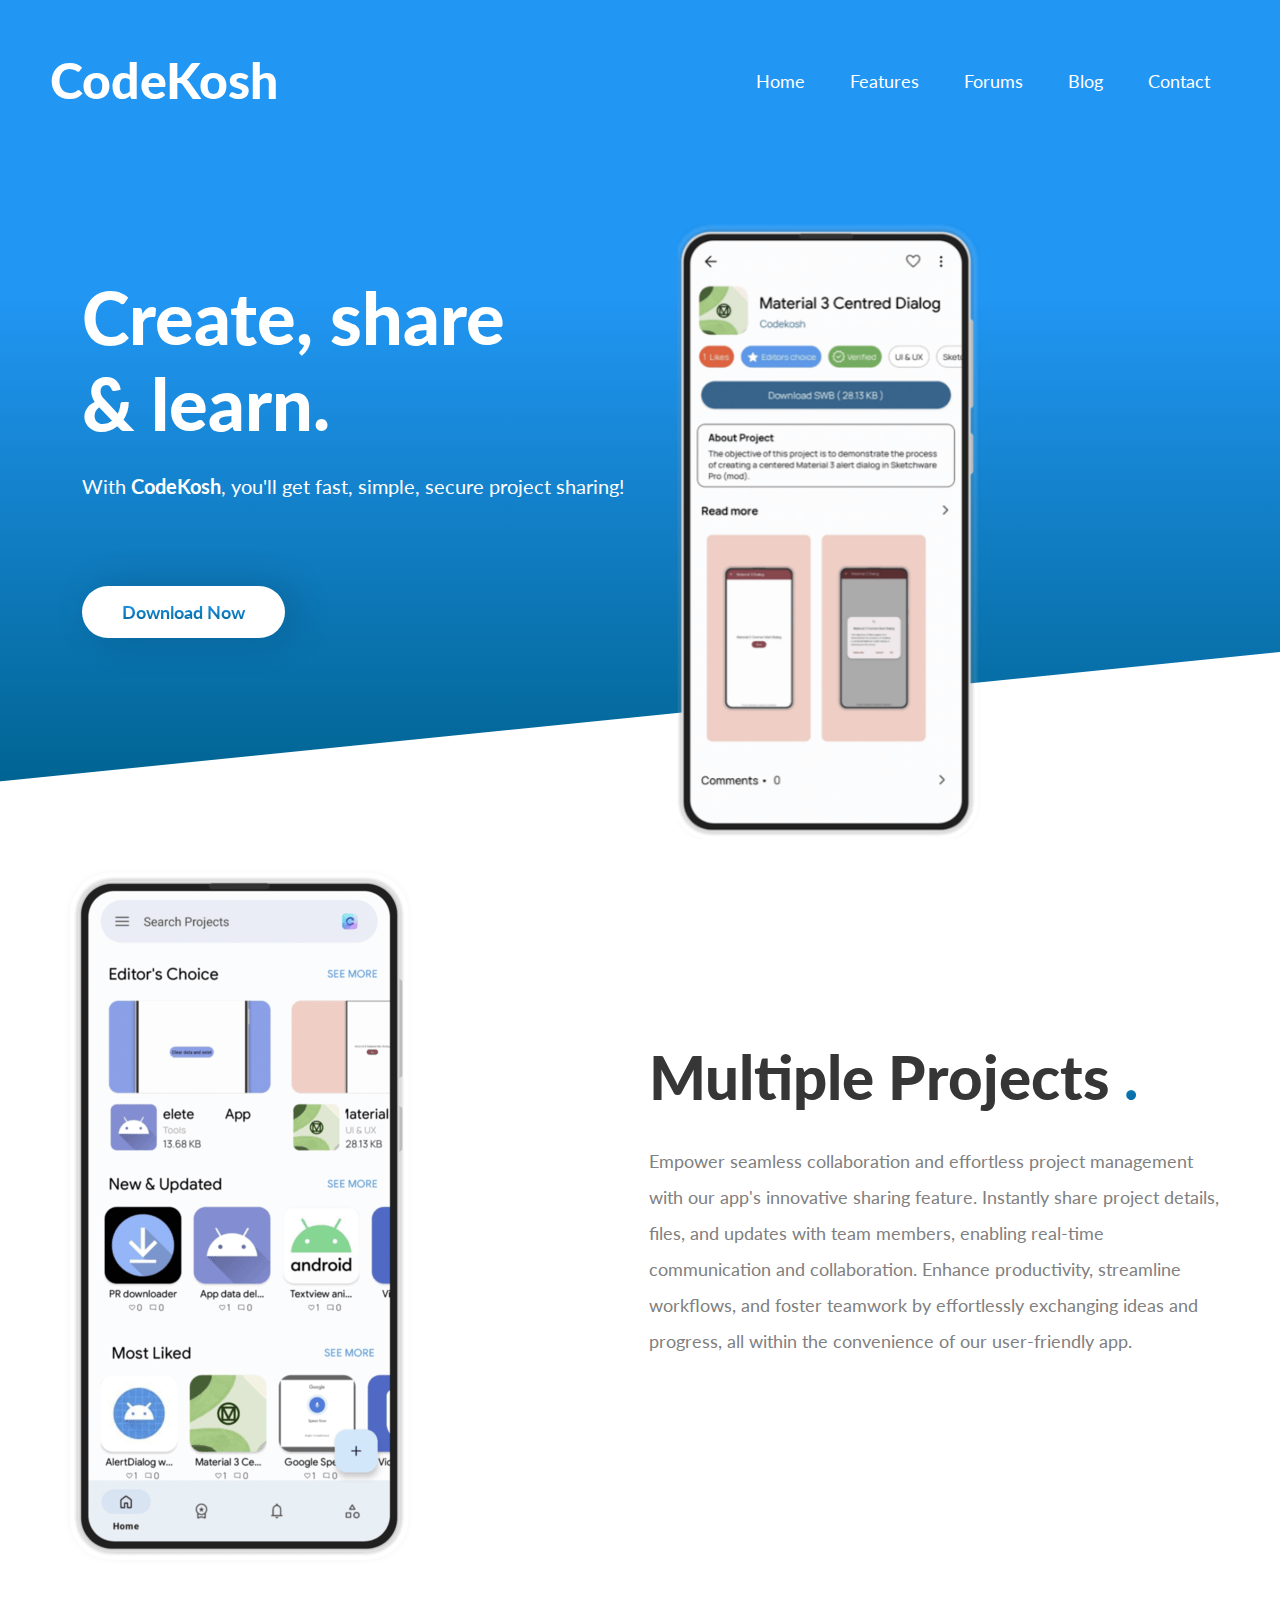
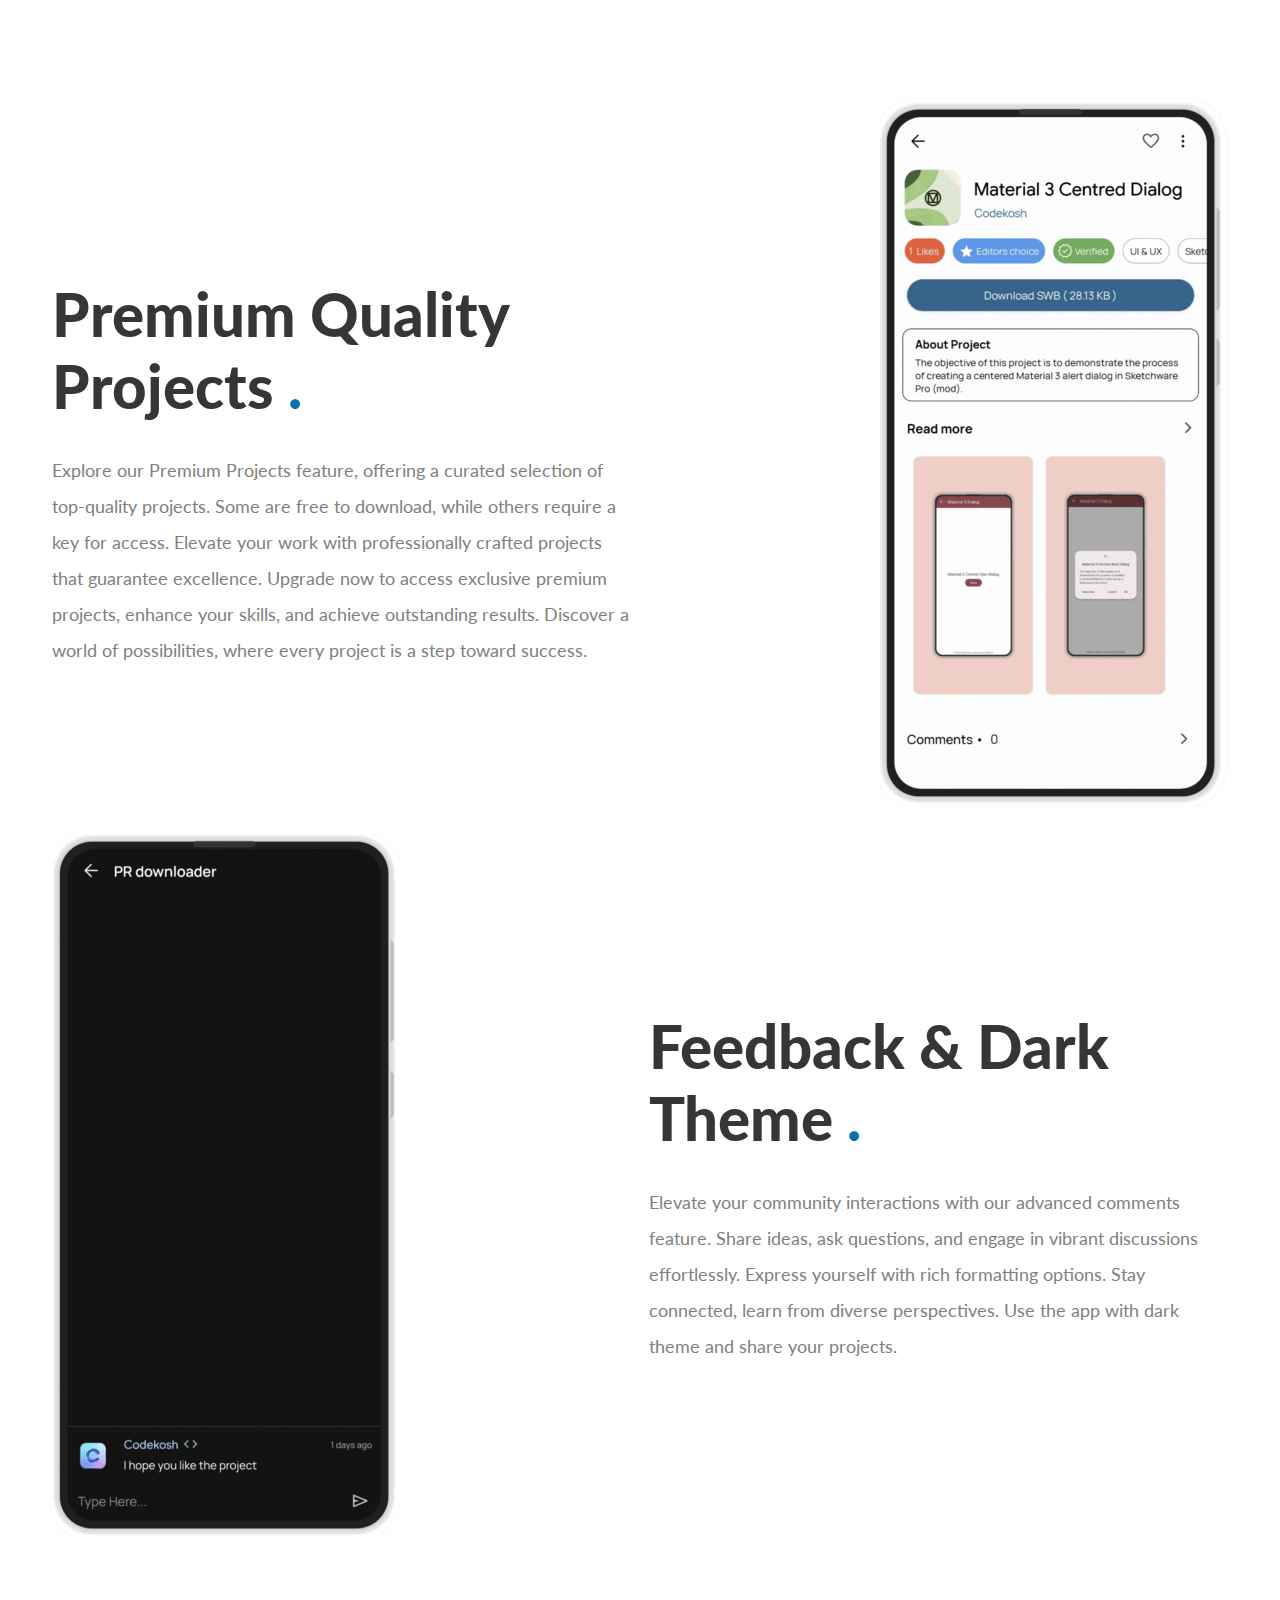
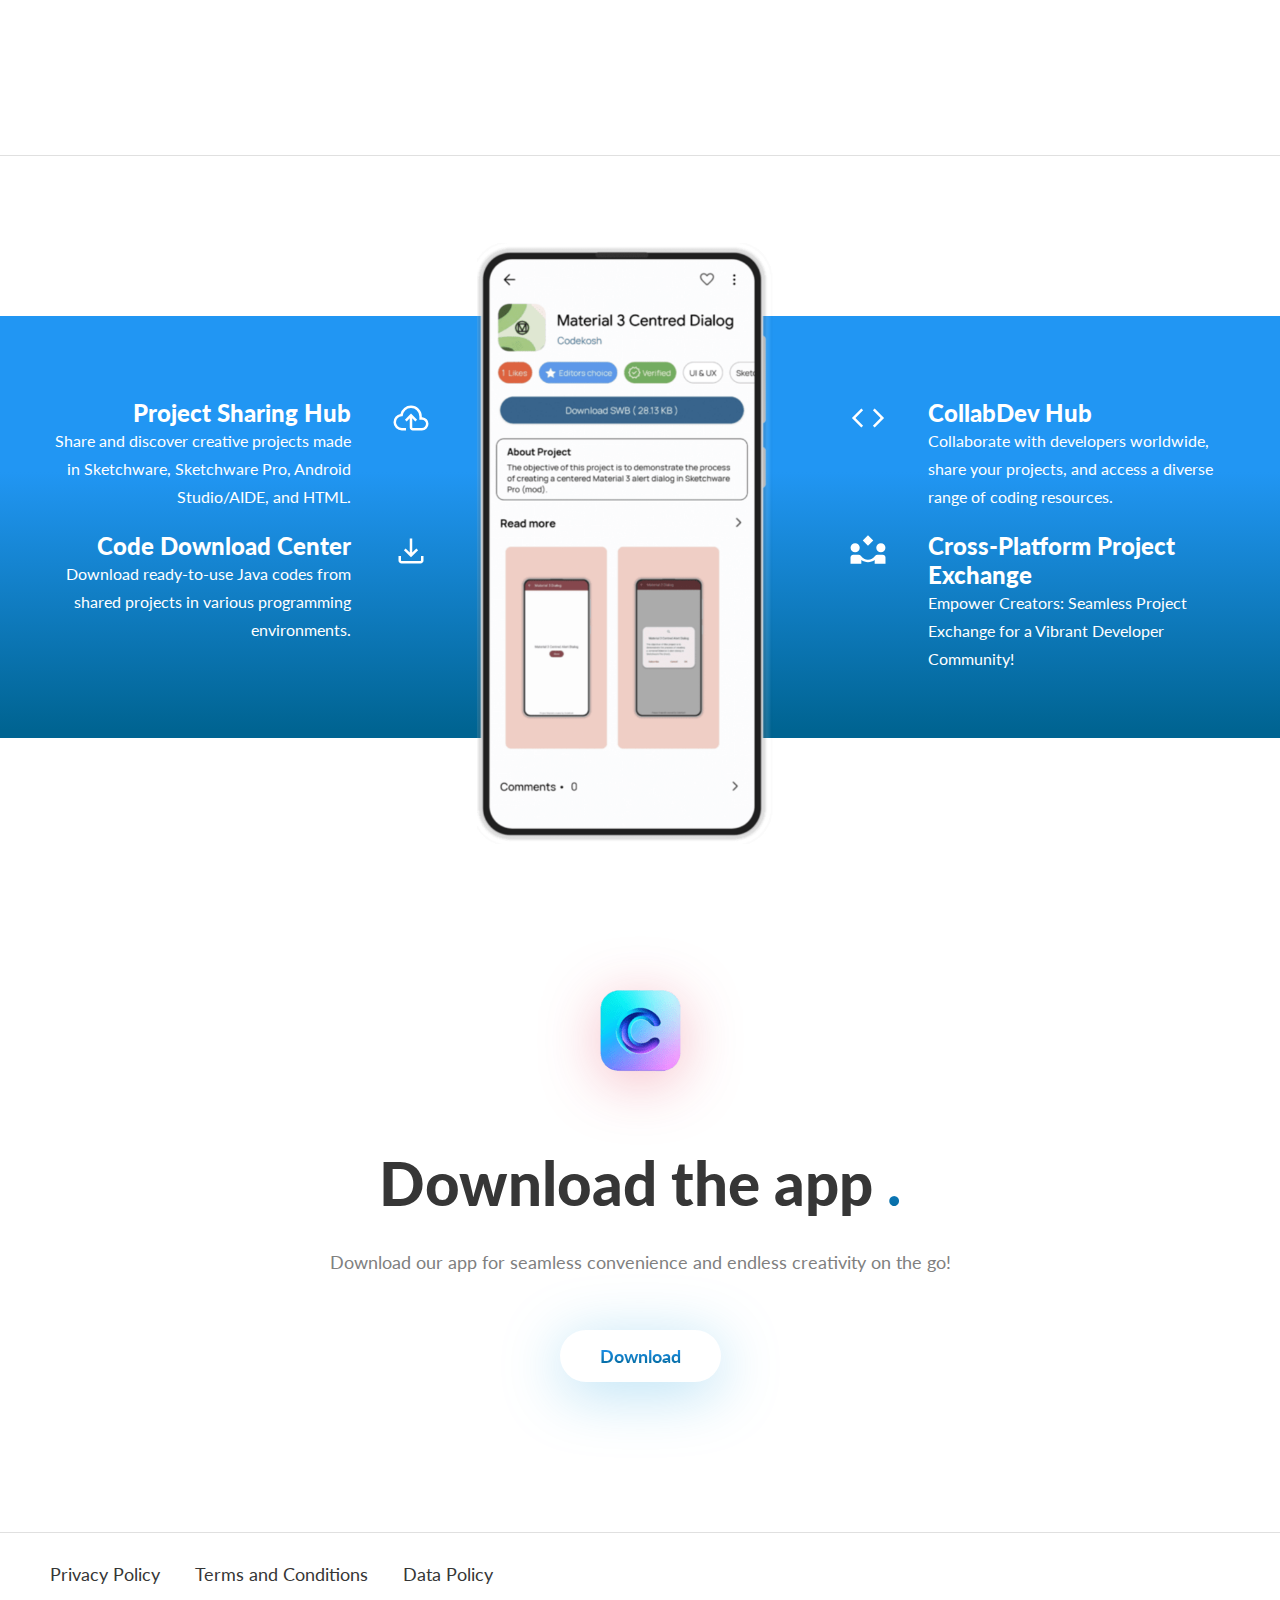
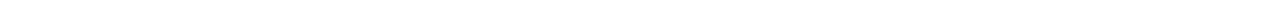
<file: index.html>
<!DOCTYPE html>
<html lang="en">

<head>
    <meta charset="UTF-8">
    <meta name="viewport" content="width=device-width, initial-scale=1.0">
    <link href="https://fonts.googleapis.com/css2?family=Lato:ital,wght@0,400;0,700;0,900;1,400&display=swap"
        rel="stylesheet" />
    <link rel="stylesheet"
        href="https://fonts.googleapis.com/css2?family=Material+Symbols+Outlined:opsz,wght,FILL,GRAD@20..48,100..700,0..1,-50..200" />
    <link rel="stylesheet" href="css/style.css" />
    <link rel="stylesheet" href="css/grid.css" />
    <link rel="icon" href="assets/screenshots/desk.png">


    <!-- HTML Meta Tags -->
    <title>CodeKosh - Unveiling Your Remarkable Creations</title>
    <meta name="title" content="CodeKosh - Unveiling Your Remarkable Creations" />
    <meta name="description"
        content="CodeKosh is a comprehensive platform that facilitates the sharing of development projects associated with prominent tools such as Sketchware, AIDE, Android Studio, and web development, offering a centralized repository for convenient access.">
    <meta name="theme-color" content="#ffffff" />
    <!-- Facebook Meta Tags -->
    <meta property="og:url" content="https://codekosh-afi.github.io/codekosh.github.io/">
    <meta property="og:type" content="website">
    <meta property="og:title" content="CodeKosh - Unveiling Your Remarkable Creations">
    <meta property="og:site_name" content="https://codekosh-afi.github.io/codekosh.github.io/" />
    <meta property="og:description"
        content="CodeKosh is a comprehensive platform that facilitates the sharing of development projects associated with prominent tools such as Sketchware, AIDE, Android Studio, and web development, offering a centralized repository for convenient access.">
    <meta property="og:image" content="https://codekosh-afi.github.io/codekosh.github.io/assets/screenshots/desk.png">

    <!-- Twitter Meta Tags -->
    <meta name="twitter:card" content="summary_large_image">
    <meta property="twitter:domain" content="https://codekosh-afi.github.io/codekosh.github.io/">
    <meta property="twitter:url" content="https://codekosh-afi.github.io/codekosh.github.io/">
    <meta name="twitter:title" content="CodeKosh - Unveiling Your Remarkable Creations">
    <meta name="twitter:description"
        content="CodeKosh is a comprehensive platform that facilitates the sharing of development projects associated with prominent tools such as Sketchware, AIDE, Android Studio, and web development, offering a centralized repository for convenient access.">
    <meta name="twitter:image" content="https://codekosh-afi.github.io/codekosh.github.io/assets/screenshots/desk.png">
</head>

<body>
    <!-- Preloader -->
    <div class="preloader">
        <div class="loader"></div>
    </div>
    <!-- Preloader End -->
    <!-- Header Section -->
    <header id="home">
        <nav>
            <div class="navbar-logo">
                <a href="#" class="logo">CodeKosh</a>
            </div>
            <div id="navbar">
                <ul>
                    <li><a href="#home">Home</a></li>
                    <li><a href="#features">Features</a></li>
                    <li><a href="https://codekosh-afi.blogspot.com/">Forums</a></li>
                    <li><a href="https://codekosh-afi.blogspot.com/">Blog</a></li>
                    <li><a href="#footer">Contact</a></li>
                </ul>
            </div>
            <div id="mobileNav">
                <span onclick="openNav()">&#9776;</span>
            </div>
            <div id="myNav" class="mobileNavOverlay">
                <div class="overlay-content">
                    <a href="javascript:void()" class="close-btn" onclick="closeNav()">&times;</a>
                    <a href="#home" onclick="closeNav()">Home</a>
                    <a href="#features" onclick="closeNav()">Features</a>
                    <a href="https://codekosh-afi.blogspot.com/" onclick="closeNav()">Forums</a>
                    <a href="https://codekosh-afi.blogspot.com/" onclick="closeNav()">Blog</a>
                    <a href="#footer" onclick="closeNav()">Contact</a>
                </div>
            </div>
        </nav>
        <div id="hero">
            <div class="row">
                <div class="col span_1_of_2">
                    <div class="hero-description">
                        <h1>
                            Create, share <br />
                            & learn.
                        </h1>
                        <p>
                            With <span class="bold-text">CodeKosh</span>, you'll get fast,
                            simple, secure project sharing!
                        </p>

                        <a href="#download" class="btn"><span class="download-btn"> Download Now</span></a>
                    </div>
                </div>
                <div class="col span_1_of_2">
                    <img class="hero-img" src="assets/screenshots/detail_3.png" />
                </div>
            </div>
        </div>
        <div class=" shape-divider">
            <div class="custom-shape-divider-bottom-1603385849">
                <svg data-name="Layer 1" xmlns="http://www.w3.org/2000/svg" viewBox="0 0 1200 120"
                    preserveAspectRatio="none">
                    <path d="M1200 120L0 16.48 0 0 1200 0 1200 120z" class="shape-fill"></path>
                </svg>
            </div>
        </div>
        <button onclick="topFunction()" id="scrollUp" title="Go to top">
            <svg width="1.5rem" height="1.5rem" viewBox="0 0 16 16" class="bi bi-arrow-up" fill="currentColor"
                xmlns="http://www.w3.org/2000/svg">
                <path fill-rule="evenodd"
                    d="M8 15a.5.5 0 0 0 .5-.5V2.707l3.146 3.147a.5.5 0 0 0 .708-.708l-4-4a.5.5 0 0 0-.708 0l-4 4a.5.5 0 1 0 .708.708L7.5 2.707V14.5a.5.5 0 0 0 .5.5z" />
            </svg>
        </button>
    </header>
    <!-- End: Header Section -->

    <!-- Features Section -->
    <section id="features">
        <div class="row">
            <div class="col span_1_of_2">
                <div class="features-images">
                    <img class="features_1" src="assets/screenshots/project.png" alt="" />
                </div>
            </div>
            <div class="col span_1_of_2">
                <div class="section-description features-description col1">
                    <h2 class="stylish_heading">
                        Multiple Projects <span class="red_dot">.</span>
                    </h2>
                    <p class="little-description">
                        Empower seamless collaboration and effortless project management with our app's innovative
                        sharing feature.
                        Instantly share project details, files, and updates with team members, enabling real-time
                        communication and collaboration.
                        Enhance productivity, streamline workflows, and foster teamwork by effortlessly exchanging ideas
                        and progress, all within the
                        convenience of our user-friendly app.
                    </p>
                </div>
            </div>
        </div>
        <div class="row second-features-row">
            <div class="col span_1_of_2">
                <div class="section-description features-description">
                    <h2 class="stylish_heading">
                        Premium Quality Projects <span class="red_dot">.</span>
                    </h2>
                    <p class="little-description">
                        Explore our Premium Projects feature, offering a curated selection of top-quality projects. Some
                        are free to download, while others require a key for access. Elevate your work with
                        professionally crafted projects that guarantee excellence. Upgrade now to access exclusive
                        premium projects, enhance your skills, and achieve outstanding results. Discover a world of
                        possibilities, where every project is a step toward success.
                    </p>
                </div>
            </div>
            <div class="col span_1_of_2">
                <div class="features-images">
                    <img class="features_3" src="assets/screenshots/detail.png" alt="" />
                </div>
            </div>
        </div>
        <div class="row">
            <div class="col span_1_of_2">
                <div class="features-images">
                    <img class="features_1" src="assets/screenshots/theme.png" alt="" />
                </div>
            </div>
            <div class="col span_1_of_2">
                <div class="section-description features-description col1">
                    <h2 class="stylish_heading">
                        Feedback & Dark Theme <span class="red_dot">.</span>
                    </h2>
                    <p class="little-description">
                        Elevate your community interactions with our advanced comments feature. Share ideas, ask
                        questions, and engage in vibrant discussions effortlessly. Express yourself with rich formatting
                        options. Stay connected, learn from diverse perspectives. Use the app with dark theme and share
                        your projects.
                    </p>
                </div>
            </div>
        </div>
    </section>
    <!-- End: Features Section -->

    <!-- How To Section -->
    <section id="howto">
        <div class="row">
            <div class="col span_1_of_3 first-col">
                <div class="first-item">
                    <div class="item-description">
                        <h4>Project Sharing Hub</h4>
                        <p>
                            Share and discover creative projects made in Sketchware, Sketchware Pro, Android
                            Studio/AIDE, and HTML.
                        </p>
                    </div>
                    <div class="item-icon1">
                        <svg xmlns="http://www.w3.org/2000/svg" height="2.5rem" viewBox="0 -960 960 960" width="2.5rem"
                            class="bi bi-chat-dots" fill="currentColor">
                            <path
                                d="M260-180.001q-82.922 0-141.461-57.529-58.538-57.528-58.538-140.624 0-74.538 47.962-131.115 47.962-56.576 118.961-67.037 19.231-89.693 90.192-146.693 70.961-57 162.884-57 108.642 0 184.32 75.679 75.679 75.678 75.679 184.32v20.001h12.308q63.23 4.923 105.461 50.846Q899.999-403.23 899.999-340q0 66.922-46.154 113.461-46.153 46.538-113.076 46.538H522.308q-30.308 0-51.307-21-21-21-21-51.308v-219.077L376-398.616l-42.153-41.769L480-586.537l146.153 146.152L584-398.616l-74.001-72.77v219.077q0 4.616 3.847 8.463 3.846 3.846 8.462 3.846H740q42 0 71-29t29-71q0-42-29-71t-71-29h-60v-80q0-83-58.5-141.5T480-720q-83 0-141.5 58.5T280-520h-20.769q-56.846 0-98.039 41Q120-438 120-380t41 99q41 41 99 41h100v59.999H260Zm220-270Z" />
                        </svg>
                    </div>
                </div>
                <div class="first-item">
                    <div class="item-description">
                        <h4>Code Download Center</h4>
                        <p>
                            Download ready-to-use Java codes from shared projects in various programming environments.
                        </p>
                    </div>
                    <div class="item-icon1">
                        <svg xmlns="http://www.w3.org/2000/svg" height="2.5rem" viewBox="0 -960 960 960" width="2.5rem"
                            class="bi bi-chat-dots" fill="currentColor">
                            <path fill-rule="evenodd"
                                d="M480-328.462 309.233-499.229l42.153-43.384 98.615 98.615v-336.001h59.998v336.001l98.615-98.615 42.153 43.384L480-328.462ZM252.309-180.001q-30.308 0-51.308-21t-21-51.308v-108.46H240v108.46q0 4.616 3.846 8.463 3.847 3.846 8.463 3.846h455.382q4.616 0 8.463-3.846 3.846-3.847 3.846-8.463v-108.46h59.999v108.46q0 30.308-21 51.308t-51.308 21H252.309Z" />
                        </svg>
                    </div>
                </div>
            </div>
            <div class="col span_1_of_3 second-col">
                <img class="big_image" src="assets/screenshots/2.png" alt="" />
            </div>
            <div class="col span_1_of_3 third-col">
                <div class="last-item">
                    <div class="item-icon2">
                        <svg width="2.5rem" height="2.5rem" viewBox="0 -960 960 960" class="bi bi-camera"
                            fill="currentColor" xmlns="http://www.w3.org/2000/svg">
                            <path
                                d="M320-253.847 93.847-480 320-706.153l42.768 42.768-184 184L362.153-296 320-253.847Zm320 0-42.768-42.768 184-184L597.847-664 640-706.153 866.153-480 640-253.847Z" />

                        </svg>
                    </div>
                    <div class="item-description">
                        <h4>CollabDev Hub</h4>
                        <p>
                            Collaborate with developers worldwide, share your projects, and access a diverse range of
                            coding resources.
                        </p>
                    </div>
                </div>
                <div class="last-item">
                    <div class="item-icon2">
                        <svg width="2.5rem" height="2.5rem" viewBox="0 -960 960 960" class="bi bi-camera-video"
                            fill="currentColor" xmlns="http://www.w3.org/2000/svg">
                            <path
                                d="M480-608.462 354.232-734.23 480-859.999 606.153-734.23 480-608.462ZM60.386-172.309v-149.999q0-28.999 19.654-49.115 19.653-20.115 47.653-20.884H251q18.077 0 34.346 8.846 16.269 8.846 26.5 24.692 29.769 40.923 73.808 63.693 44.038 22.769 94.346 22.769 50.923 0 95.154-22.769 44.231-22.77 73.385-63.693 11.461-15.846 27.423-24.692 15.961-8.846 33.038-8.846h123.307q28.615.769 48.153 20.884 19.539 20.116 19.539 49.115v149.999H640v-94.077q-34.231 26.154-74.923 40.116-40.692 13.961-85.077 13.961-43.385 0-84.192-14.077-40.808-14.077-75.423-40.23v94.307H60.386ZM171.54-447.693q-45.384 0-77.691-32.307-32.308-32.308-32.308-77.692 0-46.384 32.307-78.192 32.308-31.807 77.692-31.807 46.385 0 78.192 31.807 31.808 31.808 31.808 78.192 0 45.384-31.808 77.692-31.807 32.307-78.192 32.307Zm616.922 0q-45.385 0-77.692-32.307-32.308-32.308-32.308-77.692 0-46.384 32.308-78.192 32.307-31.807 77.692-31.807 46.384 0 78.191 31.807 31.808 31.808 31.808 78.192 0 45.384-31.808 77.692-31.807 32.307-78.191 32.307Z" />
                        </svg>
                    </div>
                    <div class="item-description">
                        <h4>Cross-Platform Project Exchange</h4>
                        <p>
                            Empower Creators: Seamless Project Exchange for a Vibrant Developer Community!
                        </p>
                    </div>
                </div>
            </div>
        </div>
    </section>
    <!-- End: How To Section -->

    <!-- Download The App Section -->
    <section id="download">
        <div class="row">
            <img class="app-logo" src="assets/screenshots/desk.png" alt="" />
            <h2 class="stylish_heading">
                Download the app <span class="red_dot">.</span>
            </h2>
            <p class="">
                Download our app for seamless convenience and endless creativity on the go!
            </p>

            <a href="https://www.mediafire.com/file/s7igsvg7tmd9r0b/CodeKosh_V1.0.1.apk/file" class="btn-l"><span
                    class="download-btn-l"> Download</span></a>
        </div>
    </section>
    <!-- End: Download The App Section -->

    <section id="footer">
        <div class="links">
            <ul>
                <li><a href="privacy_policy.html">Privacy Policy</a></li>
                <li> <a href="terms_conditions.html">Terms and Conditions</a></li>
                <li><a href="data_policy.html">Data Policy</a></li>
            </ul>
        </div>
    </section>

    <script src="https://ajax.googleapis.com/ajax/libs/jquery/3.5.1/jquery.min.js"></script>
    <script src="js/essential.js"></script>
    <script src="js/jquery.nice-select.min.js"></script>
    <script src="js/main.js"></script>
</body>

</html>
</file>
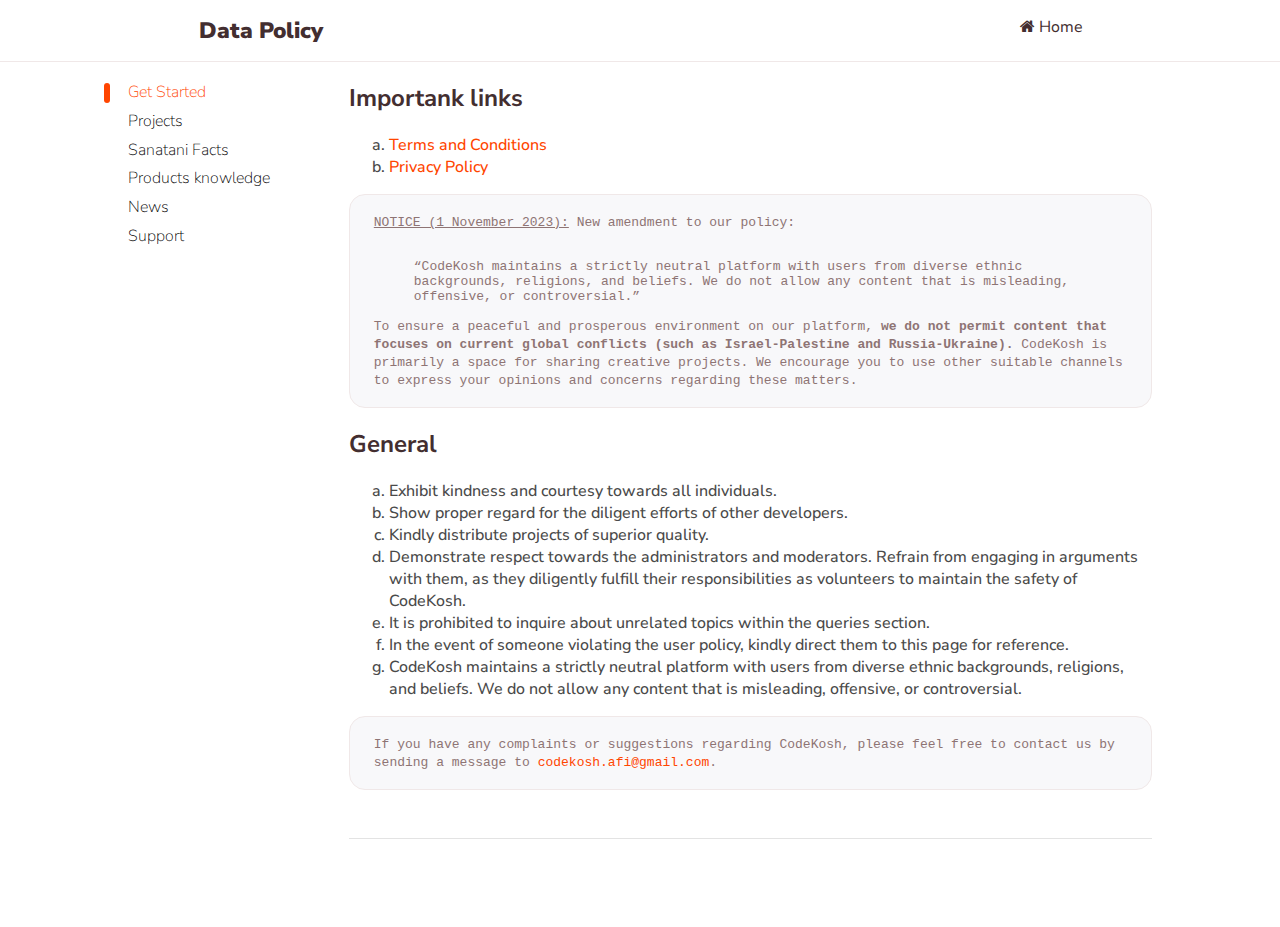
<file: data_policy.html>
<!DOCTYPE html>
<html>

<head>
    <meta charset="utf-8">
    <meta name="description" content="">
    <meta name="viewport" content="width=device-width, initial-scale=1">
    <title>CodeKosh | User Policy</title>
    <link rel="stylesheet" href="https://cdnjs.cloudflare.com/ajax/libs/font-awesome/4.7.0/css/font-awesome.min.css">
    <link href="https://fonts.googleapis.com/css?family=Nunito+Sans:300,400,600,700,800,900" rel="stylesheet">
    <link rel="stylesheet" href="css/style_u.css">
</head>

<body>
    <div class="doc__bg"></div>
    <nav class="header">
        <h1 class="logo">&nbsp;&nbsp; Data Policy</h1>
        <ul class="menu">
            <li class="menu__item"><a href="https://jaago-bharat.github.io/Jaago-Bharat/" class="link link--dark"><i
                        class="fa fa-home"></i> Home</a></li>
        </ul>
    </nav>
    <div class="wrapper">
        <aside class="doc__nav">
            <ul>
                <li class="js-btn selected" onclick="showSection('General')" data-section="General">Get Started</li>
                <li class="js-btn" onclick="showSection('Projects')" data-section="Projects">Projects</li>
                <li class="js-btn" onclick="showSection('Sanatani')" data-section="Sanatani">Sanatani Facts</li>
                <li class="js-btn" onclick="showSection('Products')" data-section="Products">Products knowledge</li>
                <li class="js-btn" onclick="showSection('News')" data-section="News">News</li>
                <li class="js-btn" onclick="showSection('Support')" data-section="Support">Support</li>
            </ul>
        </aside>
        <article class="doc__content">
            <section id="General">
                <!-- General section content -->
                <h2 class="section__title" id="Important-links">Importank links</h2>
                <ol type="a">
                    <li><a href="terms_conditions.html">Terms and Conditions</a></li>
                    <li><a href="privacy_policy.html">Privacy Policy</a></li>
                </ol>
                <div class="code__block code__block--notabs">
                    <pre class="code code--block">
                      <code>
                        <u>NOTICE (1 November 2023):</u> New amendment to our policy: 
                        <blockquote>
                            <q>CodeKosh maintains a strictly neutral platform with users from diverse ethnic backgrounds, religions, and beliefs. We do not allow any content that is misleading, offensive, or controversial.</q>
                        </blockquote> To ensure a peaceful and prosperous environment on our platform,<b> we do not permit content that focuses on current global conflicts (such as Israel-Palestine and Russia-Ukraine).</b> CodeKosh is primarily a space for sharing creative projects. We encourage you to use other suitable channels to express your opinions and concerns regarding these matters.
                        </code>
                    </pre>
                </div>

                <h2 class="section__title" id="General">General</h2>
                <ol type="a">
                    <li>Exhibit kindness and courtesy towards all individuals.</li>
                    <li>Show proper regard for the diligent efforts of other developers.</li>
                    <li>Kindly distribute projects of superior quality.</li>
                    <li>Demonstrate respect towards the administrators and moderators. Refrain from engaging in
                        arguments with them, as they diligently fulfill their responsibilities as volunteers to maintain
                        the safety of CodeKosh.</li>
                    <li>It is prohibited to inquire about unrelated topics within the queries section.</li>
                    <li>In the event of someone violating the user policy, kindly direct them to this page for
                        reference.</li>
                    <li>CodeKosh maintains a strictly neutral platform with users from diverse ethnic backgrounds,
                        religions, and beliefs. We do not allow any content that is misleading, offensive, or
                        controversial.</li>
                </ol>


                <div class="code__block code__block--notabs">
                    <pre class="code code--block">
              <code>
                If you have any complaints or suggestions regarding CodeKosh, please feel free to contact us by sending a message to <a
                href="mailto:codekosh.afi@gmail.com">codekosh.afi@gmail.com</a>.
              </code>
            </pre>
                </div>

                <hr>
            </section>
            <section id="Projects">
                <!-- Projects section content -->
                <h2 class="section__title" id="Projects">Projects</h2>

                <ol type="a">
                    <li><b>Overall</b></li>
                    <ol type="i">
                        <li>The project details should be original and comprehensive in nature.</li>
                        <li>Kindly refrain from using inappropriate content, such as:</li>
                        <ol type="1">
                            <li>Insults, hatred, racism, etc.</li>
                            <li>NSFW content (Like nudity or graphical violence).</li>
                            <li>Unrelated subjects</li>
                            <li>Politics, controversy, war</li>
                        </ol>
                        <li>Users are responsible for the content they share and must comply with applicable laws and
                            regulations.</li>
                        <li>Projects must adhere to the policy of not including any form of malware, low-quality
                            advertisements, fraudulent content, or phishing attempts etc.</li>
                        <li>Projects that are associated with specific modifications, such as game hacks, are strictly
                            prohibited and not permitted on the platform.</li>
                        <li>Avoid using copyrighted content, such as screenshots and logos, in your project and listing.
                            Respect intellectual property rights.</li>
                        <li>Refrain from making promises of rewards, such as making the app open source, based on the
                            number of likes or comments your project receives.</li>
                        <li>You must use the correct version of Sketchware Pro when uploading a project file created
                            with it.</li>
                        <li>If your project includes custom components or blocks, make sure to describe them in the
                            project description. Also, provide a direct link to the custom components within the
                            description.</li>
                        <li>Must provide accurate information about your project.</li>
                    </ol>

                    <li><b>Graphics (Icons/Screenshots)</b></li>
                    <ol type="i">
                        <li>Please refrain from utilizing images that are unrelated to your project.</li>
                        <li>Please abstain from using photographs or images belonging to others without their explicit
                            permission.</li>
                        <li>Avoid utilizing visually disruptive icons, such as excessively bright green icons, that may
                            distract individuals browsing through apps.</li>
                    </ol>

                    <li><b>Project files</b></li>
                    <ol type="i">
                        <li>It is imperative that your project is an original creation and not derived from or based on
                            stolen or unauthorized sources.</li>
                        <li>You are permitted to upload someone else's project only if:</li>
                        <ol type="1">
                            <li>You are authorized to upload someone else's project only if you have made <b>substantial
                                    changes</b>, such as improving the code, fixing bugs, or adding new features.</li>
                            <li>The original project is already uploaded on the platform.</li>
                            <li>You properly attribute the original creator of the project.</li>
                            <li>You are doing so on behalf of someone else, with their explicit consent and
                                authorization.</li>
                        </ol>
                        <li>You are strictly prohibited from uploading someone else's project if you only make
                            superficial changes such as modifying the project name and theme colors without exerting
                            substantial effort or introducing significant modifications.</li>
                        <li>Please take note that by uploading a project, you are granting permission for other users to
                            reupload it in accordance with line number <b>c.ii</b></li>
                        <li>It is essential that your project possesses functional value and is not deemed as useless or
                            lacking practical purpose.</li>
                        <li>In the case of a Sketchware Project, it should not exceed a maximum of 10 compile errors.
                        </li>
                        <li>Kindly refrain from uploading non-compilable resources individually or requiring users to
                            install them, including APK, AAB, and EXE files. Please note that this restriction does not
                            apply to app store or project stores, as they are still permissible.</li>
                    </ol>

                    <li><b>Project Eligibility and Editor's Choice Guidelines</b></li>
                    <ol type="i">For inquiries regarding the eligibility of your project for verification or
                        consideration as an
                        Editor's Choice, kindly refer to the following page on our platform for detailed information.
                    </ol>
                </ol>

                <h3>Types of projects that are not allowed</h3>
                <ol type="1">
                    <li>Projects that generates fake bank cards</li>
                    <li>Youtube viewer generators</li>
                </ol>

                <h3>Some exceptions for project categories/types</h3>
                <ol type="1">
                    <li>Projects with limited functionality may be uploaded under the "Example & Tutorial" category.
                        However, it is important to note that the projects should not be excessively common, such as
                        those involving basic tasks like setting text to a TextView.</li>
                    <li>Projects that solely consist of designs and widgets without any backend functionality can be
                        published under the UI/UX category.</li>
                </ol>

                <h2 class="section__title" id="Premium_Projects">Premium Projects</h2>

                <h3>Overall</h3>

                <ol type="a">
                    <li>Must follow all rules of project section.</li>
                    <li>The project must be error-free if it was recently uploaded.</li>
                    <li>
                        The project should be of high quality and fully completed. If any parts are unfinished, provide
                        details in the 'About' section.</li>
                    <li>
                        The project must have a well-designed and user-friendly interface.</li>
                    <li>The project should avoid using outdated methods as much as possible.</li>
                    <li>You are only allowed to upload projects that you have created yourself. Modifying and sharing
                        other people's projects is not allowed.</li>
                </ol>

                <h3>Locked projects</h3>
                <ol type="a">
                    <li>Offering rewards, such as making the app open source or releasing download keys, based on the
                        number of likes or comments your project receives is not allowed.</li>
                    <li>
                        You are not permitted to share download keys in comments or descriptions. Instead, you can
                        update the project and make it open source for users to access.</li>
                </ol>
                <hr>
            </section>
            <section id="Sanatani">
                <h2 class="section__title" id="Sanatani">Sanatani Facts & Information</h2>
                <p><b>The eligibility criteria for obtaining an Editor's Choice badge are as follows:</b></p>
                <ol type="a">
                    <li>The project and its publisher must adhere to the user policy.</li>
                    <li>The project should be original and demonstrate a high level of quality, including the presence
                        of notable features.</li>
                    <li>If the project is derived from an original one, it must undergo substantial changes that
                        significantly differentiate it from the original project. Additionally, proper attribution must
                        be given to the creator of the original project.</li>
                    <li>In addition to the quality of the project itself, the details such as the icon, screenshots,
                        description, and other related information should be provided in a well-presented manner.</li>
                    <li>Premium quality UI/UX design is preferred but not mandatory for eligibility.</li>
                </ol>
                <h2 class="section__title" id="Verification">Verification badge</h2>
                <p><b>The eligibility criteria for obtaining a Verification badge are as follows:</b></p>
                <ol type="a">
                    <li>The project and its publisher must adhere to the user policy.</li>
                    <li>The project must not be a stolen or unauthorized work.</li>
                    <li>If the project is derived from an original one, it must undergo substantial changes that
                        significantly differentiate it from the original project. Additionally, proper attribution must
                        be given to the creator of the original project.</li>
                    <li>In addition to the quality of the project itself, the details such as the icon, screenshots,
                        description, and other related information should be provided in a well-presented manner.</li>
                    <li>Please refrain from using trademarked or impersonating icons, such as the "WhatsApp" or
                        "Telegram" icons, in your chatting project.</li>
                    <li>Do not request any team member to verify your project.</li>
                </ol>



                <hr>
            </section>
            <section id="Products">
                <h2 class="section__title" id="Products">Products knowledge</h2>
                <ol type="i">The purpose of providing product knowledge is solely to offer information about products
                    available in Bharat.
                </ol>
                <h3>Our intentions specifically exclude:</h3>
                <ol type="a">
                    <li>Defaming any product.</li>
                    <li>Conveying that a particular product is unsuitable for use.</li>
                    <li>Altering perspectives on any given product.</li>
                </ol>
                <h3>Our intentions are to:</h3>
                <ol type="a">
                    <li>Provide information about the ingredients used in a product.</li>
                    <li>Share knowledge about these ingredients.</li>
                    <li>Discuss the healthy and harmful effects of these ingredients on the human body.</li>
                    <li>Highlight aspects that people may overlook or miss in their readings.</li>
                </ol>

                <hr>
            </section>
            <section id="News">
                <h2 class="section__title" id="News">News</h2>
                <ol type="i">News, encompassing various perspectives and statements on diverse topics, is welcome.</ol>
                <h3>Our intentions explicitly exclude:</h3>
                <ol type="a">
                    <li>Defaming anyone.</li>
                    <li>Disrespecting anyone.</li>
                    <li>Disparaging the perspectives of individuals on any given topic.</li>
                </ol>

                <hr>
            </section>
            <section id="Support">
                <h2 class="section__title" id="Support">Support</h2>
                <ol type="a">
                    <li>The inclusion of your name in the support section does not necessitate any financial
                        contribution or explicit request.</li>
                    <li>The individuals featured in the support section are chosen by the moderators based on their
                        commendable contributions and work.</li>
                    <li>After being selected for the support section based on their work, individuals can be removed if
                        subsequent contributions are unsatisfactory.</li>
                    <li>Individuals selected for the support section who wish to be removed can initiate the process by
                        submitting a request at <a
                            href="mailto:jaago.bharat.official.afi@gmail.com">jaago.bharat.official.afi@gmail.com</a>
                    </li>
                    <li>To be considered for the support section, your work should focus on one of the following:</li>
                    <ol type="i">
                        <li>Presentation of facts or knowledge related to <b>Sanatan Dharm </b>with substantiated proof
                            and
                            references.</li>
                        <li>Demonstrated knowledge of product ingredients used.</li>
                        <li>Coverage of news pertaining to Bharat.</li>
                    </ol>
                </ol>
            </section>
        </article>
    </div>
    <script>
        function showSection(sectionId) {
            const sections = document.querySelectorAll('section');
            sections.forEach(function (section) {
                section.style.display = 'none';
            });
            const sectionToShow = document.getElementById(sectionId);
            if (sectionToShow) {
                sectionToShow.style.display = 'block';
            }
            var navItems = document.querySelectorAll('.doc__nav li');
            navItems.forEach(function (item) {
                item.classList.remove('selected');
            });

            var selectedNavItem = document.querySelector('.doc__nav li[data-section="' + sectionId + '"]');
            selectedNavItem.classList.add('selected');
        }
        document.addEventListener('DOMContentLoaded', function () {
            var defaultSection = 'General';
            showSection(defaultSection);
        });
    </script>
</body>

</html>
</file>
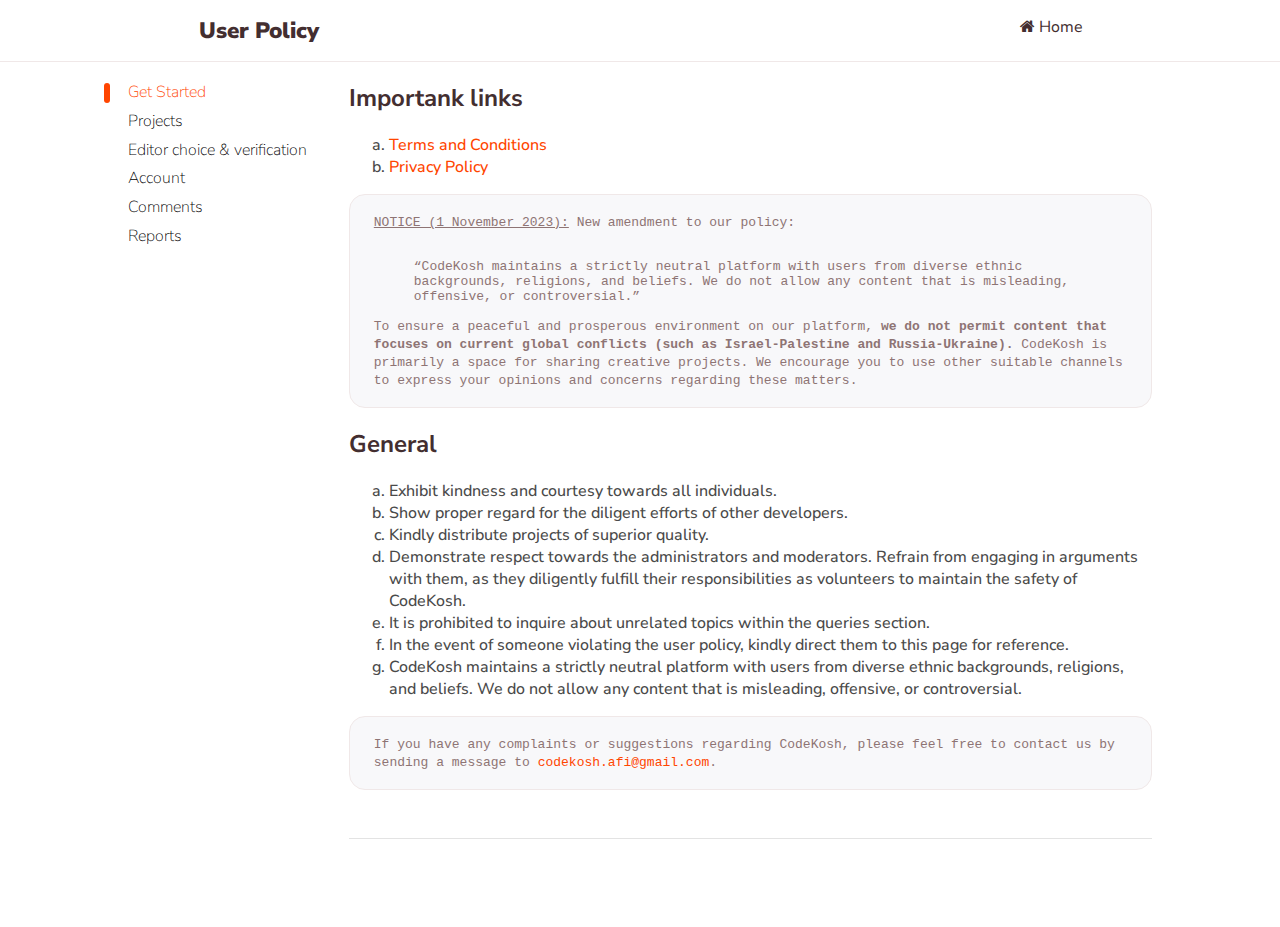
<file: user_policy.html>
<!DOCTYPE html>
<html>

<head>
    <meta charset="utf-8">
    <meta name="description" content="">
    <meta name="viewport" content="width=device-width, initial-scale=1">
    <title>CodeKosh | User Policy</title>
    <link rel="stylesheet" href="https://cdnjs.cloudflare.com/ajax/libs/font-awesome/4.7.0/css/font-awesome.min.css">
    <link href="https://fonts.googleapis.com/css?family=Nunito+Sans:300,400,600,700,800,900" rel="stylesheet">
    <link rel="stylesheet" href="css/style_u.css">
</head>

<body>
    <div class="doc__bg"></div>
    <nav class="header">
        <h1 class="logo">&nbsp;&nbsp; User Policy</h1>
        <ul class="menu">
            <li class="menu__item"><a href="https://codekosh-afi.github.io/codekosh.github.io/"
                    class="link link--dark"><i class="fa fa-home"></i> Home</a></li>
        </ul>
    </nav>
    <div class="wrapper">
        <aside class="doc__nav">
            <ul>
                <li class="js-btn selected" onclick="showSection('General')" data-section="General">Get Started</li>
                <li class="js-btn" onclick="showSection('Projects')" data-section="Projects">Projects</li>
                <li class="js-btn" onclick="showSection('Editor')" data-section="Editor">Editor choice & verification
                </li>
                <li class="js-btn" onclick="showSection('Profile')" data-section="Profile">Account</li>
                <li class="js-btn" onclick="showSection('Comments')" data-section="Comments">Comments</li>
                <li class="js-btn" onclick="showSection('Reports')" data-section="Reports">Reports</li>
            </ul>
        </aside>
        <article class="doc__content">
            <section id="General">
                <!-- General section content -->
                <h2 class="section__title" id="Important-links">Importank links</h2>
                <ol type="a">
                    <li><a href="terms_conditions.html">Terms and Conditions</a></li>
                    <li><a href="privacy_policy.html">Privacy Policy</a></li>
                </ol>
                <div class="code__block code__block--notabs">
                    <pre class="code code--block">
                      <code>
                        <u>NOTICE (1 November 2023):</u> New amendment to our policy: 
                        <blockquote>
                            <q>CodeKosh maintains a strictly neutral platform with users from diverse ethnic backgrounds, religions, and beliefs. We do not allow any content that is misleading, offensive, or controversial.</q>
                        </blockquote> To ensure a peaceful and prosperous environment on our platform,<b> we do not permit content that focuses on current global conflicts (such as Israel-Palestine and Russia-Ukraine).</b> CodeKosh is primarily a space for sharing creative projects. We encourage you to use other suitable channels to express your opinions and concerns regarding these matters.
                        </code>
                    </pre>
                </div>

                <h2 class="section__title" id="General">General</h2>
                <ol type="a">
                    <li>Exhibit kindness and courtesy towards all individuals.</li>
                    <li>Show proper regard for the diligent efforts of other developers.</li>
                    <li>Kindly distribute projects of superior quality.</li>
                    <li>Demonstrate respect towards the administrators and moderators. Refrain from engaging in
                        arguments with them, as they diligently fulfill their responsibilities as volunteers to maintain
                        the safety of CodeKosh.</li>
                    <li>It is prohibited to inquire about unrelated topics within the queries section.</li>
                    <li>In the event of someone violating the user policy, kindly direct them to this page for
                        reference.</li>
                    <li>CodeKosh maintains a strictly neutral platform with users from diverse ethnic backgrounds,
                        religions, and beliefs. We do not allow any content that is misleading, offensive, or
                        controversial.</li>
                </ol>


                <div class="code__block code__block--notabs">
                    <pre class="code code--block">
              <code>
                If you have any complaints or suggestions regarding CodeKosh, please feel free to contact us by sending a message to <a
                href="mailto:codekosh.afi@gmail.com">codekosh.afi@gmail.com</a>.
              </code>
            </pre>
                </div>

                <hr>
            </section>
            <section id="Projects">
                <!-- Projects section content -->
                <h2 class="section__title" id="Projects">Projects</h2>

                <ol type="a">
                    <li><b>Overall</b></li>
                    <ol type="i">
                        <li>The project details should be original and comprehensive in nature.</li>
                        <li>Kindly refrain from using inappropriate content, such as:</li>
                        <ol type="1">
                            <li>Insults, hatred, racism, etc.</li>
                            <li>NSFW content (Like nudity or graphical violence).</li>
                            <li>Unrelated subjects</li>
                            <li>Politics, controversy, war</li>
                        </ol>
                        <li>Users are responsible for the content they share and must comply with applicable laws and
                            regulations.</li>
                        <li>Projects must adhere to the policy of not including any form of malware, low-quality
                            advertisements, fraudulent content, or phishing attempts etc.</li>
                        <li>Projects that are associated with specific modifications, such as game hacks, are strictly
                            prohibited and not permitted on the platform.</li>
                        <li>Avoid using copyrighted content, such as screenshots and logos, in your project and listing.
                            Respect intellectual property rights.</li>
                        <li>Refrain from making promises of rewards, such as making the app open source, based on the
                            number of likes or comments your project receives.</li>
                        <li>You must use the correct version of Sketchware Pro when uploading a project file created
                            with it.</li>
                        <li>If your project includes custom components or blocks, make sure to describe them in the
                            project description. Also, provide a direct link to the custom components within the
                            description.</li>
                        <li>Must provide accurate information about your project.</li>
                    </ol>

                    <li><b>Graphics (Icons/Screenshots)</b></li>
                    <ol type="i">
                        <li>Please refrain from utilizing images that are unrelated to your project.</li>
                        <li>Please abstain from using photographs or images belonging to others without their explicit
                            permission.</li>
                        <li>Avoid utilizing visually disruptive icons, such as excessively bright green icons, that may
                            distract individuals browsing through apps.</li>
                    </ol>

                    <li><b>Project files</b></li>
                    <ol type="i">
                        <li>It is imperative that your project is an original creation and not derived from or based on
                            stolen or unauthorized sources.</li>
                        <li>You are permitted to upload someone else's project only if:</li>
                        <ol type="1">
                            <li>You are authorized to upload someone else's project only if you have made <b>substantial
                                    changes</b>, such as improving the code, fixing bugs, or adding new features.</li>
                            <li>The original project is already uploaded on the platform.</li>
                            <li>You properly attribute the original creator of the project.</li>
                            <li>You are doing so on behalf of someone else, with their explicit consent and
                                authorization.</li>
                        </ol>
                        <li>You are strictly prohibited from uploading someone else's project if you only make
                            superficial changes such as modifying the project name and theme colors without exerting
                            substantial effort or introducing significant modifications.</li>
                        <li>Please take note that by uploading a project, you are granting permission for other users to
                            reupload it in accordance with line number <b>c.ii</b></li>
                        <li>It is essential that your project possesses functional value and is not deemed as useless or
                            lacking practical purpose.</li>
                        <li>In the case of a Sketchware Project, it should not exceed a maximum of 10 compile errors.
                        </li>
                        <li>Kindly refrain from uploading non-compilable resources individually or requiring users to
                            install them, including APK, AAB, and EXE files. Please note that this restriction does not
                            apply to app store or project stores, as they are still permissible.</li>
                    </ol>

                    <li><b>Project Eligibility and Editor's Choice Guidelines</b></li>
                    <ol type="i">For inquiries regarding the eligibility of your project for verification or
                        consideration as an
                        Editor's Choice, kindly refer to the following page on our platform for detailed information.
                    </ol>
                </ol>

                <h3>Types of projects that are not allowed</h3>
                <ol type="1">
                    <li>Projects that generates fake bank cards</li>
                    <li>Youtube viewer generators</li>
                </ol>

                <h3>Some exceptions for project categories/types</h3>
                <ol type="1">
                    <li>Projects with limited functionality may be uploaded under the "Example & Tutorial" category.
                        However, it is important to note that the projects should not be excessively common, such as
                        those involving basic tasks like setting text to a TextView.</li>
                    <li>Projects that solely consist of designs and widgets without any backend functionality can be
                        published under the UI/UX category.</li>
                </ol>

                <h2 class="section__title" id="Premium_Projects">Premium Projects</h2>

                <h3>Overall</h3>

                <ol type="a">
                    <li>Must follow all rules of project section.</li>
                    <li>The project must be error-free if it was recently uploaded.</li>
                    <li>
                        The project should be of high quality and fully completed. If any parts are unfinished, provide
                        details in the 'About' section.</li>
                    <li>
                        The project must have a well-designed and user-friendly interface.</li>
                    <li>The project should avoid using outdated methods as much as possible.</li>
                    <li>You are only allowed to upload projects that you have created yourself. Modifying and sharing
                        other people's projects is not allowed.</li>
                </ol>

                <h3>Locked projects</h3>
                <ol type="a">
                    <li>Offering rewards, such as making the app open source or releasing download keys, based on the
                        number of likes or comments your project receives is not allowed.</li>
                    <li>
                        You are not permitted to share download keys in comments or descriptions. Instead, you can
                        update the project and make it open source for users to access.</li>
                </ol>
                <hr>
            </section>
            <section id="Editor">
                <!-- Editor section content -->
                <h2 class="section__title" id="Editor">Editor's Choice badge</h2>
                <p><b>The eligibility criteria for obtaining an Editor's Choice badge are as follows:</b></p>
                <ol type="a">
                    <li>The project and its publisher must adhere to the user policy.</li>
                    <li>The project should be original and demonstrate a high level of quality, including the presence
                        of notable features.</li>
                    <li>If the project is derived from an original one, it must undergo substantial changes that
                        significantly differentiate it from the original project. Additionally, proper attribution must
                        be given to the creator of the original project.</li>
                    <li>In addition to the quality of the project itself, the details such as the icon, screenshots,
                        description, and other related information should be provided in a well-presented manner.</li>
                    <li>Premium quality UI/UX design is preferred but not mandatory for eligibility.</li>
                </ol>
                <h2 class="section__title" id="Verification">Verification badge</h2>
                <p><b>The eligibility criteria for obtaining a Verification badge are as follows:</b></p>
                <ol type="a">
                    <li>The project and its publisher must adhere to the user policy.</li>
                    <li>The project must not be a stolen or unauthorized work.</li>
                    <li>If the project is derived from an original one, it must undergo substantial changes that
                        significantly differentiate it from the original project. Additionally, proper attribution must
                        be given to the creator of the original project.</li>
                    <li>In addition to the quality of the project itself, the details such as the icon, screenshots,
                        description, and other related information should be provided in a well-presented manner.</li>
                    <li>Please refrain from using trademarked or impersonating icons, such as the "WhatsApp" or
                        "Telegram" icons, in your chatting project.</li>
                    <li>Do not request any team member to verify your project.</li>
                </ol>



                <hr>
            </section>
            <section id="Profile">
                <!-- User account/profile section content -->
                <h2 class="section__title" id="Profile">User account/profile</h2>
                <ol type="a">
                    <li>Avoid impersonating or assuming the identity of someone else.</li>
                    <li>Ensure that your profile does not contain any inappropriate content.</li>
                    <li>Please refrain from creating multiple accounts on the platform.</li>
                    <li>In case of a permanent ban, you can submit an appeal to us at <a
                            href="mailto:codekosh.afi@gmail.com">codekosh.afi@gmail.com</a>.</li>
                    <li>If someone is found to be violating the user policy, kindly direct them to this page for
                        reference and clarification.</li>
                </ol>

                <hr>
            </section>
            <section id="Comments">
                <!-- Comments section content -->
                <h2 class="section__title" id="Comments">Comments</h2>
                <ol type="a">
                    <li>Please avoid using comments for off-topic discussions or unrelated content.</li>
                    <li>Advertising is permitted exclusively within the comment section of your own project.</li>
                    <li>Do not interfere with staff members during their work, as it hinders their effectiveness. Please
                        allow them to complete their tasks without interruption until the situation is resolved.</li>
                    <li>Kindly avoid requesting the publisher to upload projects of closed-source programs, where the
                        source code is not publicly available.</li>
                    <li>Please avoid pinging or mentioning individuals without a valid reason or necessity.</li>
                </ol>

                <hr>
            </section>
            <section id="Reports">
                <!-- Reports section content -->
                <h2 class="section__title" id="Reports">Reports</h2>
                <ol type="a">
                    <li>Reports are treated seriously, so ensure you report for valid reasons before submission.</li>
                    <li>Please refrain from reporting projects as stolen unless you are the rightful owner and the
                        reported project violates rule <b>c.ii</b> of Projects.</li>
                    <li>Upon receiving an email related to your report, please provide a proper response if it pertains
                        to you and you wish for your report to be taken seriously.</li>
                    <li>All projects are available for free use, but they may not always be ready for immediate use.
                        Therefore, please avoid reporting projects solely based on compilation issues.</li>
                </ol>
            </section>
        </article>
    </div>
    <script>
        function showSection(sectionId) {
            const sections = document.querySelectorAll('section');
            sections.forEach(function (section) {
                section.style.display = 'none';
            });
            const sectionToShow = document.getElementById(sectionId);
            if (sectionToShow) {
                sectionToShow.style.display = 'block';
            }
            var navItems = document.querySelectorAll('.doc__nav li');
            navItems.forEach(function (item) {
                item.classList.remove('selected');
            });

            // Add the 'selected' class to the clicked navigation item
            var selectedNavItem = document.querySelector('.doc__nav li[data-section="' + sectionId + '"]');
            selectedNavItem.classList.add('selected');
        }
        document.addEventListener('DOMContentLoaded', function () {
            var defaultSection = 'General'; // Replace with your desired default section
            showSection(defaultSection);
        });
    </script>
</body>

</html>
</file>
<file: css/style.css>
/* Nice Select CSS */
.nice-select {
    -webkit-tap-highlight-color: transparent;
    background-color: #f8f8f8;
    border-radius: 50px;
    border: solid 1px transparent;
    box-sizing: border-box;
    clear: both;
    cursor: pointer;
    display: block;
    float: left;
    font-family: inherit;
    font-size: 18px;
    font-weight: normal;
    height: 42px;
    line-height: 40px;
    outline: none;
    padding-left: 30px;
    padding-right: 30px;
    position: relative;
    text-align: left !important;
    -webkit-transition: all 0.2s ease-in-out;
    transition: all 0.2s ease-in-out;
    -webkit-user-select: none;
    -moz-user-select: none;
    -ms-user-select: none;
    user-select: none;
    white-space: nowrap;
    width: 200px;
}

.nice-select:hover {
    border-color: #dbdbdb;
}

.nice-select:active,
.nice-select.open,
.nice-select:focus {
    border-color: #999;
}

.nice-select:after {
    border-bottom: 2px solid #363636;
    border-right: 2px solid #363636;
    content: "";
    display: block;
    height: 5px;
    margin-top: -4px;
    pointer-events: none;
    position: absolute;
    right: 30px;
    top: 50%;
    -webkit-transform-origin: 66% 66%;
    -ms-transform-origin: 66% 66%;
    transform-origin: 66% 66%;
    -webkit-transform: rotate(45deg);
    -ms-transform: rotate(45deg);
    transform: rotate(45deg);
    -webkit-transition: all 0.15s ease-in-out;
    transition: all 0.15s ease-in-out;
    width: 5px;
}

.nice-select.open:after {
    -webkit-transform: rotate(-135deg);
    -ms-transform: rotate(-135deg);
    transform: rotate(-135deg);
}

.nice-select.open .list {
    top: auto !important;
    bottom: 100%;
    opacity: 1;
    pointer-events: auto;
    -webkit-transform: scale(1) translateY(0);
    -ms-transform: scale(1) translateY(0);
    transform: scale(1) translateY(0);
}

.nice-select.disabled {
    border-color: #ededed;
    color: #999;
    pointer-events: none;
}

.nice-select.disabled:after {
    border-color: #cccccc;
}

.nice-select.wide {
    width: 100%;
}

.nice-select.wide .list {
    left: 0 !important;
    right: 0 !important;
}

.nice-select.right {
    float: right;
}

.nice-select.right .list {
    left: auto;
    right: 0;
}

.nice-select.small {
    font-size: 18px;
    height: 50px;
    line-height: 34px;
}

.nice-select.small:after {
    height: 4px;
    width: 4px;
}

.nice-select.small .option {
    line-height: 34px;
    min-height: 34px;
}

.nice-select .list {
    background-color: #fff;
    border-radius: 5px;
    box-shadow: 0 0 0 1px rgba(68, 68, 68, 0.11);
    box-sizing: border-box;
    margin-top: 4px;
    opacity: 0;
    overflow: hidden;
    padding: 0;
    pointer-events: none;
    position: absolute;
    bottom: 100%;
    left: 0;
    -webkit-transform-origin: 50% 0;
    -ms-transform-origin: 50% 0;
    transform-origin: 50% 0;
    -webkit-transform: scale(0.75) translateY(-21px);
    -ms-transform: scale(0.75) translateY(-21px);
    transform: scale(0.75) translateY(-21px);
    -webkit-transition: all 0.2s cubic-bezier(0.5, 0, 0, 1.25),
        opacity 0.15s ease-out;
    transition: all 0.2s cubic-bezier(0.5, 0, 0, 1.25), opacity 0.15s ease-out;
    z-index: 9;
    width: 200px;
}

.nice-select .list:hover .option:not(:hover) {
    background-color: transparent !important;
}

.nice-select .option {
    cursor: pointer;
    font-weight: 400;
    line-height: 40px;
    list-style: none;
    min-height: 40px;
    outline: none;
    padding-left: 30px;
    padding-right: 29px;
    text-align: left;
    -webkit-transition: all 0.2s;
    transition: all 0.2s;
}

.nice-select .option:hover,
.nice-select .option.focus,
.nice-select .option.selected.focus {
    background-color: #f6f6f6;
}

.nice-select .option.selected {
    font-weight: bold;
}

.nice-select .option.disabled {
    background-color: transparent;
    color: #999;
    cursor: default;
}

.no-csspointerevents .nice-select .list {
    display: none;
}

.no-csspointerevents .nice-select.open .list {
    display: block;
}

/* CSS Global Rules */
* {
    box-sizing: border-box;
    font-family: "Lato", sans-serif;
    list-style-type: none;
    margin: 0;
    padding: 0;
    scroll-behavior: smooth !important;
}

html {
    font-size: 16px;
}

::selection {
    background-color: #ffffff;
    color: #2196F3;
}

body {
    font-family: "Lato", sans-serif;
    color: #363636;
    font-size: 1.125rem;
    overflow-x: hidden;
}

img {
    max-width: 100%;
    height: auto;
}

a {
    color: #ffffff;
    text-decoration: none;
}

h1 {
    font-size: 4.5rem;
    font-weight: 900;
}

h2 {
    font-size: 3.75rem;
    font-weight: 900;
}

p {
    color: #808080;
    line-height: 2;
}

section {
    padding: 50px;
}

::placeholder {
    font-size: 18px;
    color: #808080;
}

/* Preloader */
.preloader {
    background-color: #ffffff;
    position: fixed;
    left: 0;
    top: 0;
    height: 100%;
    width: 100%;
    z-index: 150;
    display: flex;
    display: -ms-flexbox;
    -ms-flex-align: center;
    -ms-flex-pack: center;
    align-items: center;
    justify-content: center;
    transition: all 1s ease;
    -webkit-transition: all 1s ease;
}

.preloader.opacity-0 {
    opacity: 0;
}

.preloader .loader {
    height: 2.5rem;
    width: 2.5rem;
    border: 0.25rem solid #2196F3;
    border-radius: 50%;
    border-top: 0.25rem solid transparent;
    border-bottom: 0.25rem solid transparent;
    animation: spin 2s linear infinite;
    -webkit-animation: spin 0.8s linear infinite;
}

@keyframes spin {
    0% {
        transform: rotate(0deg);
        -webkit-transform: rotate(0deg);
    }

    100% {
        transform: rotate(360deg);
        -webkit-transform: rotate(360deg);
    }
}

@-webkit-keyframes spin {
    0% {
        transform: rotate(0deg);
        -webkit-transform: rotate(0deg);
    }

    100% {
        transform: rotate(360deg);
        -webkit-transform: rotate(360deg);
    }
}

/* End: Preloader */

/* End: CSS Global Rules */

/* Reusable Components */
.bold-text {
    font-weight: 700;
}

.btn {
    background: #fff;
    padding: 0.9375rem 2.5rem;
    color: #363636;
    border-radius: 3.125rem;
    font-size: 1.125rem;
    font-weight: 700;
    text-align: center;
    box-shadow: 10px 0 40px rgba(0, 0, 0, 0.15);
    display: inline-block;
    cursor: pointer;
}

.btn-l {
    background: #fff;
    padding: 0.9375rem 2.5rem;
    color: #363636;
    border-radius: 3.125rem;
    font-size: 1.125rem;
    font-weight: 700;
    text-align: center;
    /* box-shadow: 10px 0 40px rgba(0, 0, 0, 0.15); */
    display: inline-block;
    cursor: pointer;
    -webkit-filter: drop-shadow(0 10px 30px rgba(5, 150, 217, 0.3));
    filter: drop-shadow(0 10px 30px rgba(5, 150, 217, 0.3));
}

.btn-l:hover {
    background: #fff;
    color: #ffffff;
    transition: 0.3s;
    transform: scale(1.03);
}

.btn:hover {
    background: #fff;
    color: #ffffff;
    transition: 0.3s;
    transform: scale(1.03);
}

.red_dot {
    background: linear-gradient(to bottom, #2196F3 10%, #006492 100%);
    background-clip: border-box;
    -webkit-background-clip: text;
    -webkit-text-fill-color: transparent;
}

.section-description {
    margin-top: 180px;
}

.little-description {
    margin-top: 1.875rem;
    font-size: 1.125rem;
}

.row {
    max-width: 1176px;
    margin: auto;
}

/* End: Reusable Components */

/* Main CSS Rules */

/* Header Section Styling */
#home {
    background: #2196F3;
    /* Old browsers */
    background: -moz-linear-gradient(top,
            #2196F3 37%,
            #006492 98%);
    /* FF3.6-15 */
    background: -webkit-linear-gradient(top,
            #2196F3 37%,
            #006492 98%);
    /* Chrome10-25,Safari5.1-6 */
    background: linear-gradient(to bottom,
            #2196F3 37%,
            #006492 98%);
    /* W3C, IE10+, FF16+, Chrome26+, Opera12+, Safari7+ */
    filter: progid:DXImageTransform.Microsoft.gradient(startColorstr='#2196F3', endColorstr='#006492', GradientType=0);
    /* IE6-9 */
    background-repeat: no-repeat;
    color: #ffffff;
    height: 100%;
    width: 100%;
    padding: 50px;
    position: relative;
}

/* Navbar Styling */
nav {
    display: flex;
    flex-flow: row;
    justify-content: space-between;
}

.logo {
    font-size: 3.125rem;
    font-weight: 900;
}

#navbar ul li {
    display: inline-block;
    margin: 20px;
    font-size: 18px;
    font-weight: 400;
}

#navbar ul li:hover {
    text-decoration: underline;
}

/* Sticky Navbar */
.sticky {
    position: fixed;
    left: 0;
    top: 0;
    width: 100%;
    background-color: #fff;
    z-index: 500;
    box-shadow: 0 10px 30px rgba(0, 0, 0, 0.1);
    color: #2196F3;
    padding: 10px 40px;
    transition: 0.3s;
}

.sticky .logo {
    color: #2196F3;
}

.sticky #navbar ul li a {
    color: #363636;
}

.sticky #navbar ul li a:hover {
    color: #2196F3;
}

.sticky .navbar {
    padding: 10px;
}

.sticky .mobile-menu {
    font-size: 1.875rem;
    float: right;
    display: block;
    margin: -10px 10px;
}

/* Mobile Navbar Styling */
#myNav {
    display: block;
}

#mobileNav {
    position: absolute;
    right: 10%;
    display: none;
    /* Hide Mobile Nav on Desktop or big devices */
    cursor: pointer;
    user-select: none;
}

#mobileNav span {
    font-size: 1.875rem;
}

.mobileNavOverlay {
    width: 0;
    height: 100vh;
    position: fixed;
    top: 0;
    left: 0;
    background-color: #ffffff;
    z-index: 9999;
    overflow: hidden;
    color: #2196F3;
    transition: 0.3s;
    text-align: center;
}

.overlay-content {
    text-align: center;
    position: absolute;
    top: 50%;
    left: 50%;
    transform: translate(-50%, -50%);
}

.overlay-content a {
    color: #363636;
    font-size: 1.875rem;
    font-weight: 600;
    display: block;
    margin-top: 1.25rem;
    letter-spacing: 0.1875rem;
}

.overlay-content a:hover {
    color: #2196F3;
}

/* End: Mobile Menu Styling */

/* Hero Section Styling */

#hero {
    margin: 100px 0;
}

.hero-description {
    margin-top: 3.125rem;
    float: left;
    margin-left: 1.875rem;
}

.hero-description p {
    font-size: 1.25rem;
    margin-top: 1.25rem;
    margin-bottom: 5rem;
    color: #fff;
}

.download-btn {
    background: linear-gradient(to bottom, #2196F3 10%, #006492 100%);
    background-clip: border-box;
    -webkit-background-clip: text;
    -webkit-text-fill-color: transparent;
}

.download-btn-l {
    background: linear-gradient(to bottom, #2196F3 10%, #006492 100%);
    background-clip: border-box;
    -webkit-background-clip: text;
    -webkit-text-fill-color: transparent;
}

.hero-img {
    max-width: 28% !important;
    float: right;
    z-index: 1;
    position: absolute;
    /* right: 9.375rem; */
}

/* Custom Shape Divider */

.shape-divider {
    margin-top: 100px;
}

.custom-shape-divider-bottom-1603385849 {
    position: absolute;
    bottom: -2px;
    left: 0;
    width: 100%;
    overflow: hidden;
    line-height: 0;
    transform: rotate(180deg);
}

.custom-shape-divider-bottom-1603385849 svg {
    position: relative;
    display: block;
    width: calc(100% + 1.3px);
    height: 150px;
    transform: rotateY(180deg);
    z-index: -1;
}

.custom-shape-divider-bottom-1603385849 .shape-fill {
    fill: #ffffff;
}

#scrollUp {
    display: none;
    /* Hidden by default */
    position: fixed;
    /* Fixed/sticky position */
    bottom: 20px;
    /* Place the button at the bottom of the page */
    right: 30px;
    /* Place the button 30px from the right */
    z-index: 99;
    /* Make sure it does not overlap */
    border: none;
    /* Remove borders */
    outline: none;
    /* Remove outline */
    background: #2196F3;
    /* Old browsers */
    background: -moz-linear-gradient(top,
            #2196F3 37%,
            #006492 98%);
    /* FF3.6-15 */
    background: -webkit-linear-gradient(top,
            #2196F3 37%,
            #006492 98%);
    /* Chrome10-25,Safari5.1-6 */
    background: linear-gradient(to bottom,
            #2196F3 37%,
            #006492 98%);
    /* W3C, IE10+, FF16+, Chrome26+, Opera12+, Safari7+ */
    filter: progid:DXImageTransform.Microsoft.gradient(startColorstr='#2196F3', endColorstr='#006492', GradientType=0);
    /* IE6-9 */
    background-repeat: no-repeat;
    color: #ffffff;
    /* Text color */
    cursor: pointer;
    /* Add a mouse pointer on hover */
    width: 50px;
    height: 50px;
    border-radius: 50%;
    /* Rounded corners */
    font-size: 18px;
    /* Increase font size */
    box-shadow: 0 10px 30px rgba(54, 54, 54, 0.3);
}

#scrollUp:hover {
    background-color: #555;
    /* Add a dark-grey background on hover */
    transform: scale(1.1);
    transition: 0.3s;
}

/* End: Header Section Styling */

/* Features Section Styling */
#features {
    height: 100%;
    padding-bottom: 200px;
    border-bottom: 1px solid #e0e0e0;
}

.features_3 {
    float: right;
}

.second-features-row {
    margin-top: 6.25rem;
}

/* End: Features Section Styling */

/* Testimonial Section Styling */
#testimonial {
    margin-top: 50px;
}

#testimonial .stylish_heading {
    text-align: center;
}

#testimonial .row {
    margin-top: 6.25rem;
}

.bubble {
    background-color: #fff;
    border: 1px solid #dfdfdf;
    padding: 20px 30px;
    position: relative;
}

.bubble::after {
    display: block;
    position: absolute;
    content: "";
    top: 100%;
    left: 5%;
    transform: translate(50%, -50%) rotate(45deg) translateZ(0);
    height: 15px;
    width: 15px;
    background: linear-gradient(-45deg, #fff 52%, transparent 0);
    border: inherit;
    border-width: 0 1px 1px 0;
    border-radius: 0 0 2px 0;
}

.bubble:hover {
    border: 1px solid transparent;
    cursor: pointer;
    transform: translateY(-20px);
    transition: 0.3s;
    box-shadow: 0 30px 60px rgba(0, 0, 0, 0.1);
}

.company-name {
    background: linear-gradient(to bottom, #2196F3 10%, #006492 100%);
    background-clip: border-box;
    -webkit-background-clip: text;
    -webkit-text-fill-color: transparent;
    font-weight: 700;
}

.message {
    margin-bottom: 20px;
    font-style: italic;
    line-height: 1.5;
    font-size: 18px;
}

.client-info {
    margin-top: 1.875rem;
    display: flex;
    flex-flow: row;
    justify-content: start;
    align-items: center;
}

.name h4 {
    line-height: 1.5 !important;
}

.avatar {
    border-radius: 50%;
    width: 60px;
    margin-right: 20px;
}

.role {
    font-size: 16px;
    line-height: 1;
}

/* End: Testimonial Section Styling */

/* How To Section Styling */
#howto {
    background: #2196F3;
    /* Old browsers */
    background: -moz-linear-gradient(top,
            #2196F3 37%,
            #006492 98%);
    /* FF3.6-15 */
    background: -webkit-linear-gradient(top,
            #2196F3 37%,
            #006492 98%);
    /* Chrome10-25,Safari5.1-6 */
    background: linear-gradient(to bottom,
            #2196F3 37%,
            #006492 98%);
    /* W3C, IE10+, FF16+, Chrome26+, Opera12+, Safari7+ */
    filter: progid:DXImageTransform.Microsoft.gradient(startColorstr='#2196F3', endColorstr='#006492', GradientType=0);
    /* IE6-9 */
    background-repeat: no-repeat;
    color: #ffffff;
    height: 24.375rem;
    width: 100%;
    position: relative;
    margin-top: 6.25rem;
}

#howto p {
    color: #ffffff;
    font-size: 16px;
    line-height: 1.75;
}

#howto h4 {
    font-size: 1.5rem;
    font-weight: 900;
}

.first-col {
    text-align: right;
    float: right;
}

.third-col {
    text-align: left;
    float: left;
}

.big_image {
    /* position: absolute;
    top: -66px; */
    max-width: 325px;
    margin-top: -125px;
}

.first-item,
.last-item {
    display: flex;
}

.item-icon1 {
    margin-left: 40px;
}

.item-icon1:hover,
.item-icon2:hover {
    transition: 0.3s;
    transform: scale(1.1);
    cursor: pointer;
}

.item-icon2 {
    margin-right: 40px;
}

.first-item,
.last-item {
    margin: 20px 0;
}

/* End: How To Section Styling */

/* Subscribe Section Styling */
#subscribe {
    padding: 150px 50px;
    text-align: center;
    border-bottom: 1px solid #e0e0e0;
}

#subscribe p {
    margin-top: 30px;
}

.subscribe-form {
    position: relative;
    margin-top: 5rem;
}

.form-input {
    border: none;
    height: 50px;
    outline: none;
    width: 40%;
    background-color: #f8f8f8;
    border-radius: 3.125rem;
    padding: 0 30px;
    padding-right: 210px;
    /*   position: relative; */
    font-size: 18px;
}

.subscribe-btn {
    background: linear-gradient(to bottom, #2196F3 10%, #006492 100%);
    border: none;
    box-shadow: 0 10px 30px rgba(223, 27, 60, 0.3);
    color: #ffffff;
    outline: none;
    padding: 15px 60px;
    position: absolute;
    margin-left: -200px;
}

.subscribe-btn:hover {
    background: linear-gradient(to bottom, #2196F3 10%, #006492 100%);
    color: #ffffff;
}

/* End: Subscribe Section Styling */

/* Download The App Section Styling */
#download {
    text-align: center;
    padding: 100px;
}

#download * {
    margin: 25px auto;
}

.app-logo {
    -webkit-filter: drop-shadow(0 10px 30px rgba(223, 27, 60, 0.3));
    filter: drop-shadow(0 10px 30px rgba(223, 27, 60, 0.3));
}

/* End: Download The App Section Styling */

/* Footer Section Styling */
#footer {
    border-top: 1px solid #e0e0e0;
    display: flex;
    flex-flow: row;
    justify-content: space-between;
    padding: 20px 50px;
    color: #363636;
}

.links ul li {
    display: inline-block;
    margin: 10px 0;
    margin-right: 30px;
    font-size: 18px;
}

.links ul li:hover {
    background: linear-gradient(to bottom, #2196F3 10%, #006492 100%);
    background-clip: border-box;
    -webkit-background-clip: text;
    -webkit-text-fill-color: transparent;
}

.links ul li a {
    color: #363636;
}

/* End: Footer Section Styling */

/* End: Main CSS Rules */

/* Extra small devices (portrait phones, less than 576px) */
@media (max-width: 575.98px) {
    body {
        font-size: 16px !important;
    }

    h1 {
        font-size: 36px;
    }

    h2 {
        font-size: 30px;
    }

    .row {
        max-width: 90%;
    }

    .btn {
        padding: 10px 20px;
        font-size: 16px;
    }

    section {
        padding: 20px;
    }

    .span_1_of_3 {
        width: 100% !important;
    }

    .span_1_of_2 {
        width: 100% !important;
    }

    ::placeholder {
        text-align: center;
    }

    #mobileNav {
        display: block;
    }

    #home {
        padding: 30px;
    }

    #hero {
        margin: 50px 0;
    }

    .logo {
        font-size: 1.875rem;
    }

    #navbar {
        display: none;
    }

    .hero-description {
        text-align: center;
        margin-top: 0.625rem;
        float: none;
        margin-left: 0;
    }

    .hero-description p {
        font-size: 16px;
        margin-bottom: 1.875rem;
    }

    .hero-img {
        display: none;
    }

    #features {
        padding-bottom: 50px;
    }

    .features-description {
        width: 100%;
    }

    .little-description {
        width: 100%;
    }

    .section-description {
        margin: 0;
    }

    .second-features-row {
        margin-top: 3.25rem;
        display: flex;
        flex-flow: column;
        flex-direction: column-reverse;
    }

    #testimonial .row {
        margin-top: 3.25rem;
    }

    #howto {
        height: 100%;
        margin-top: 0;
        padding: 50px 0;
    }

    #howto p {
        width: 80%;
        margin-left: 10%;
    }

    .item-icon1 {
        margin: 10px auto;
    }

    .item-icon2 {
        margin: 10px auto;
    }

    .third-col {
        margin-top: 30px;
    }

    .first-col .first-item,
    .last-item {
        display: flex;
        flex-flow: column;
        flex-direction: column-reverse;
        text-align: center;
    }

    .third-col .last-item {
        display: flex;
        flex-flow: column;
        flex-direction: column;
        text-align: center;
    }

    .big_image {
        display: block;
        position: static;
        height: auto;
        width: 100% !important;
        margin: 0 auto;
        margin-top: 50px;
    }

    .subscribe-form {
        margin-top: 2rem;
    }

    .subscribe-btn {
        position: static;
        margin-left: 0;
        margin-top: 20px;
    }

    #footer {
        border-top: 1px solid #e0e0e0;
        color: #363636;
        display: flex;
        flex-flow: column;
        justify-content: center;
        text-align: center;
    }

    .links ul li {
        text-align: center;
        display: inline-block;
        margin: 8px 0;
        margin-right: 20px;
        font-size: 16px;
    }

    .language-option {
        margin: 5px auto;
    }

    #testimonial .col {
        margin-bottom: 50px;
    }

    #download {
        padding: 50px 0;
    }

    #subscribe {
        padding: 100px 0;
    }

    .form-input {
        width: 80%;
        padding: 0 15px;
        padding-right: 15px;
        font-size: 16px;
        display: block;
        margin: auto;
    }
}

/* Small devices (landscape phones, 576px and up) */
@media (min-width: 576px) and (max-width: 767.98px) {
    body {
        font-size: 18px;
    }

    h1 {
        font-size: 50px;
    }

    h2 {
        font-size: 40px;
    }

    section {
        padding: 20px;
    }

    .span_1_of_3 {
        width: 100% !important;
    }

    .span_1_of_2 {
        width: 100% !important;
    }

    ::placeholder {
        text-align: center;
    }

    #mobileNav {
        display: block;
    }

    #navbar {
        display: none;
    }

    #hero {
        margin: 50px 0;
    }

    .logo {
        font-size: 1.875rem;
    }

    .hero-description {
        text-align: center;
        margin-top: 0.625rem;
        float: none;
        margin-left: 0;
    }

    .hero-description p {
        margin-bottom: 1.875rem;
    }

    .hero-img {
        display: none;
    }

    #features {
        padding-bottom: 50px;
    }

    .features-description {
        width: 100%;
    }

    .little-description {
        width: 100%;
    }

    .section-description {
        margin: 0;
    }

    .second-features-row {
        margin-top: 3.25rem;
        display: flex;
        flex-flow: column;
        flex-direction: column-reverse;
    }

    #testimonial .row {
        margin-top: 3.25rem;
    }

    #howto {
        height: 100%;
        margin-top: 0;
        padding: 50px 0;
    }

    #howto p {
        width: 80%;
        margin-left: 10%;
    }

    .item-icon1 {
        margin: 10px auto;
    }

    .item-icon2 {
        margin: 10px auto;
    }

    .third-col {
        margin-top: 30px;
    }

    .first-col .first-item,
    .last-item {
        display: flex;
        flex-flow: column;
        flex-direction: column-reverse;
        text-align: center;
    }

    .third-col .last-item {
        display: flex;
        flex-flow: column;
        flex-direction: column;
        text-align: center;
    }

    .big_image {
        display: block;
        position: static;
        height: auto;
        width: 100% !important;
        margin: 0 auto;
        margin-top: 50px;
    }

    .subscribe-form {
        margin-top: 2rem;
    }

    .subscribe-btn {
        position: static;
        margin-left: 0;
        margin-top: 20px;
    }

    #footer {
        border-top: 1px solid #e0e0e0;
        color: #363636;
        display: flex;
        flex-flow: column;
        justify-content: center;
        text-align: center;
    }

    .links ul li {
        text-align: center;
        display: inline-block;
        margin: 8px 0;
        margin-right: 20px;
        font-size: 18px;
    }

    .language-option {
        margin: 5px auto;
    }

    #testimonial .col {
        margin-bottom: 50px;
    }

    #download {
        padding: 50px 0;
    }

    #subscribe {
        padding: 100px 0;
    }

    .form-input {
        width: 60%;
        padding: 0 15px;
        padding-right: 15px;
        font-size: 18px;
        display: block;
        margin: auto;
    }
}

/* Medium devices (tablets, 768px and up) */
@media (min-width: 768px) and (max-width: 991.98px) {
    h1 {
        font-size: 50px;
    }

    h2 {
        font-size: 40px;
    }

    #howto h4 {
        font-size: 1.3rem;
        font-weight: 900;
    }

    .row {
        max-width: 90%;
    }

    .btn {
        padding: 10px 20px;
        font-size: 16px;
    }

    section {
        padding: 20px;
    }

    .btn {
        padding: 15px 30px;
    }

    #mobileNav {
        display: block;
        right: 5%;
    }

    #mobileNav span {
        font-size: 2.5rem;
    }

    #navbar {
        display: none;
    }

    .overlay-content a {
        font-size: 40px;
    }

    .hero-img {
        max-width: 45% !important;
        right: 0.375rem;
    }

    .section-description {
        margin-top: 150px;
    }

    .little-description {
        width: 100%;
    }

    #howto {
        height: 100%;
        margin-bottom: 5rem;
        margin-top: 0;
        margin-top: 10rem;
        padding: 50px 0;
        position: relative;
        width: 100%;
    }

    #howto #howto p {
        width: 80%;
        margin-left: 10%;
    }

    .item-icon1 {
        margin: 10px auto;
    }

    .item-icon2 {
        margin: 10px auto;
    }

    .first-col .first-item,
    .last-item {
        display: flex;
        flex-flow: column;
        flex-direction: column-reverse;
        text-align: center;
    }

    .third-col .last-item {
        display: flex;
        flex-flow: column;
        flex-direction: column;
        text-align: center;
    }

    .big_image {
        display: block;
        position: static;
        height: auto;
        width: 100% !important;
        margin: 0 auto;
        margin-top: 50px;
    }

    .subscribe-form {
        margin-top: 2rem;
    }

    .subscribe-btn {
        margin-left: -100px;
        position: absolute;
    }

    #subscribe {
        padding: 100px;
    }

    .form-input {
        width: 60%;
        padding: 0 30px;
        padding-right: 100px;
        font-size: 18px;
        margin: auto;
    }
}

/* Large devices (desktops, 992px and up) */
@media (min-width: 992px) and (max-width: 1199.98px) {
    h1 {
        font-size: 50px;
    }

    h2 {
        font-size: 40px;
    }

    #howto h4 {
        font-size: 1.3rem;
        font-weight: 900;
    }

    .row {
        max-width: 90%;
    }

    .btn {
        padding: 10px 20px;
        font-size: 16px;
    }

    section {
        padding: 20px;
    }

    .btn {
        padding: 15px 30px;
    }

    #mobileNav {
        display: block;
        right: 5%;
    }

    #mobileNav span {
        font-size: 2.5rem;
    }

    #navbar {
        display: none;
    }

    .overlay-content a {
        font-size: 40px;
    }

    .hero-img {
        max-width: 40% !important;
        right: 0.375rem;
    }

    .section-description {
        margin-top: 180px;
    }

    .little-description {
        width: 100%;
    }

    #howto {
        height: 100%;
        margin-bottom: 5rem;
        margin-top: 10rem;
        padding: 50px 0;
        position: relative;
        width: 100%;
    }

    #howto #howto p {
        width: 80%;
        margin-left: 10%;
    }

    .item-icon1 {
        margin: 10px auto;
    }

    .item-icon2 {
        margin: 10px auto;
    }

    .first-col .first-item,
    .last-item {
        display: flex;
        flex-flow: column;
        flex-direction: column-reverse;
        text-align: center;
    }

    .third-col .last-item {
        display: flex;
        flex-flow: column;
        flex-direction: column;
        text-align: center;
    }

    .big_image {
        display: block;
        position: static;
        height: auto;
        width: 100% !important;
        margin: 0 auto;
        margin-top: 0px;
    }

    .subscribe-form {
        margin-top: 2rem;
    }

    .subscribe-btn {
        margin-left: -100px;
        position: absolute;
    }

    #subscribe {
        padding: 100px;
    }

    .form-input {
        width: 50%;
        padding: 0 30px;
        padding-right: 100px;
        font-size: 18px;
        margin: auto;
    }
}

/* Extra large devices (large desktops, 1200px and up) */
@media (min-width: 1200px) {
    .little-description {
        margin-top: 1.875rem;
        font-size: 1.125rem;
        width: 100%;
    }

    #subscribe {
        padding: 100px;
    }

    #howto {
        margin-bottom: 5rem;
        margin-top: 10rem;
        padding: 50px 0;
        position: relative;
        width: 100%;
        height: 422px;
    }

    .big_image {
        max-width: 350px;
        margin-top: -135px;
    }
}
</file>
<file: css/grid.css>
/* Grid CSS */
.section {
    clear: both;
    padding: 0;
    margin: 0;
}

.row:after,
.row:before {
    content: "";
    display: table;
}

.row:after {
    clear: both;
}

.row {
    zoom: 1;
}

.col {
    display: block;
    float: left;
    margin: 1% 0 1% 1.6%;
}

.col:first-child {
    margin-left: 0;
}

@media only screen and (max-width: 480px) {
    .col {
        margin: 1% 0 1% 0;
    }
}

.span_2_of_2 {
    width: 100%;
}

.span_1_of_2 {
    width: 49.2%;
}

@media only screen and (max-width: 480px) {
    .span_2_of_2 {
        width: 100%;
    }

    .span_1_of_2 {
        width: 100%;
    }
}

.span_3_of_3 {
    width: 100%;
}

.span_2_of_3 {
    width: 66.13%;
}

.span_1_of_3 {
    width: 32.26%;
}

@media only screen and (max-width: 480px) {
    .span_3_of_3 {
        width: 100%;
    }

    .span_2_of_3 {
        width: 100%;
    }

    .span_1_of_3 {
        width: 100%;
    }
}

.span_4_of_4 {
    width: 100%;
}

.span_3_of_4 {
    width: 74.6%;
}

.span_2_of_4 {
    width: 49.2%;
}

.span_1_of_4 {
    width: 23.8%;
}

@media only screen and (max-width: 480px) {
    .span_4_of_4 {
        width: 100%;
    }

    .span_3_of_4 {
        width: 100%;
    }

    .span_2_of_4 {
        width: 100%;
    }

    .span_1_of_4 {
        width: 100%;
    }
}

.span_5_of_5 {
    width: 100%;
}

.span_4_of_5 {
    width: 79.68%;
}

.span_3_of_5 {
    width: 59.36%;
}

.span_2_of_5 {
    width: 39.04%;
}

.span_1_of_5 {
    width: 18.72%;
}

@media only screen and (max-width: 480px) {
    .span_5_of_5 {
        width: 100%;
    }

    .span_4_of_5 {
        width: 100%;
    }

    .span_3_of_5 {
        width: 100%;
    }

    .span_2_of_5 {
        width: 100%;
    }

    .span_1_of_5 {
        width: 100%;
    }
}

.span_6_of_6 {
    width: 100%;
}

.span_5_of_6 {
    width: 83.06%;
}

.span_4_of_6 {
    width: 66.13%;
}

.span_3_of_6 {
    width: 49.2%;
}

.span_2_of_6 {
    width: 32.26%;
}

.span_1_of_6 {
    width: 15.33%;
}

@media only screen and (max-width: 480px) {
    .span_6_of_6 {
        width: 100%;
    }

    .span_5_of_6 {
        width: 100%;
    }

    .span_4_of_6 {
        width: 100%;
    }

    .span_3_of_6 {
        width: 100%;
    }

    .span_2_of_6 {
        width: 100%;
    }

    .span_1_of_6 {
        width: 100%;
    }
}

.span_7_of_7 {
    width: 100%;
}

.span_6_of_7 {
    width: 85.48%;
}

.span_5_of_7 {
    width: 70.97%;
}

.span_4_of_7 {
    width: 56.45%;
}

.span_3_of_7 {
    width: 41.94%;
}

.span_2_of_7 {
    width: 27.42%;
}

.span_1_of_7 {
    width: 12.91%;
}

@media only screen and (max-width: 480px) {
    .span_7_of_7 {
        width: 100%;
    }

    .span_6_of_7 {
        width: 100%;
    }

    .span_5_of_7 {
        width: 100%;
    }

    .span_4_of_7 {
        width: 100%;
    }

    .span_3_of_7 {
        width: 100%;
    }

    .span_2_of_7 {
        width: 100%;
    }

    .span_1_of_7 {
        width: 100%;
    }
}

.span_8_of_8 {
    width: 100%;
}

.span_7_of_8 {
    width: 87.3%;
}

.span_6_of_8 {
    width: 74.6%;
}

.span_5_of_8 {
    width: 61.9%;
}

.span_4_of_8 {
    width: 49.2%;
}

.span_3_of_8 {
    width: 36.5%;
}

.span_2_of_8 {
    width: 23.8%;
}

.span_1_of_8 {
    width: 11.1%;
}

@media only screen and (max-width: 480px) {
    .span_8_of_8 {
        width: 100%;
    }

    .span_7_of_8 {
        width: 100%;
    }

    .span_6_of_8 {
        width: 100%;
    }

    .span_5_of_8 {
        width: 100%;
    }

    .span_4_of_8 {
        width: 100%;
    }

    .span_3_of_8 {
        width: 100%;
    }

    .span_2_of_8 {
        width: 100%;
    }

    .span_1_of_8 {
        width: 100%;
    }
}

.span_9_of_9 {
    width: 100%;
}

.span_8_of_9 {
    width: 88.71%;
}

.span_7_of_9 {
    width: 77.42%;
}

.span_6_of_9 {
    width: 66.13%;
}

.span_5_of_9 {
    width: 54.84%;
}

.span_4_of_9 {
    width: 43.55%;
}

.span_3_of_9 {
    width: 32.26%;
}

.span_2_of_9 {
    width: 20.97%;
}

.span_1_of_9 {
    width: 9.68%;
}

@media only screen and (max-width: 480px) {
    .span_9_of_9 {
        width: 100%;
    }

    .span_8_of_9 {
        width: 100%;
    }

    .span_7_of_9 {
        width: 100%;
    }

    .span_6_of_9 {
        width: 100%;
    }

    .span_5_of_9 {
        width: 100%;
    }

    .span_4_of_9 {
        width: 100%;
    }

    .span_3_of_9 {
        width: 100%;
    }

    .span_2_of_9 {
        width: 100%;
    }

    .span_1_of_9 {
        width: 100%;
    }
}

.span_10_of_10 {
    width: 100%;
}

.span_9_of_10 {
    width: 89.84%;
}

.span_8_of_10 {
    width: 79.68%;
}

.span_7_of_10 {
    width: 69.52%;
}

.span_6_of_10 {
    width: 59.36%;
}

.span_5_of_10 {
    width: 49.2%;
}

.span_4_of_10 {
    width: 39.04%;
}

.span_3_of_10 {
    width: 28.88%;
}

.span_2_of_10 {
    width: 18.72%;
}

.span_1_of_10 {
    width: 8.56%;
}

@media only screen and (max-width: 480px) {
    .span_10_of_10 {
        width: 100%;
    }

    .span_9_of_10 {
        width: 100%;
    }

    .span_8_of_10 {
        width: 100%;
    }

    .span_7_of_10 {
        width: 100%;
    }

    .span_6_of_10 {
        width: 100%;
    }

    .span_5_of_10 {
        width: 100%;
    }

    .span_4_of_10 {
        width: 100%;
    }

    .span_3_of_10 {
        width: 100%;
    }

    .span_2_of_10 {
        width: 100%;
    }

    .span_1_of_10 {
        width: 100%;
    }
}

.span_11_of_11 {
    width: 100%;
}

.span_10_of_11 {
    width: 90.76%;
}

.span_9_of_11 {
    width: 81.52%;
}

.span_8_of_11 {
    width: 72.29%;
}

.span_7_of_11 {
    width: 63.05%;
}

.span_6_of_11 {
    width: 53.81%;
}

.span_5_of_11 {
    width: 44.58%;
}

.span_4_of_11 {
    width: 35.34%;
}

.span_3_of_11 {
    width: 26.1%;
}

.span_2_of_11 {
    width: 16.87%;
}

.span_1_of_11 {
    width: 7.63%;
}

@media only screen and (max-width: 480px) {
    .span_11_of_11 {
        width: 100%;
    }

    .span_10_of_11 {
        width: 100%;
    }

    .span_9_of_11 {
        width: 100%;
    }

    .span_8_of_11 {
        width: 100%;
    }

    .span_7_of_11 {
        width: 100%;
    }

    .span_6_of_11 {
        width: 100%;
    }

    .span_5_of_11 {
        width: 100%;
    }

    .span_4_of_11 {
        width: 100%;
    }

    .span_3_of_11 {
        width: 100%;
    }

    .span_2_of_11 {
        width: 100%;
    }

    .span_1_of_11 {
        width: 100%;
    }
}

.span_12_of_12 {
    width: 100%;
}

.span_11_of_12 {
    width: 91.53%;
}

.span_10_of_12 {
    width: 83.06%;
}

.span_9_of_12 {
    width: 74.6%;
}

.span_8_of_12 {
    width: 66.13%;
}

.span_7_of_12 {
    width: 57.66%;
}

.span_6_of_12 {
    width: 49.2%;
}

.span_5_of_12 {
    width: 40.73%;
}

.span_4_of_12 {
    width: 32.26%;
}

.span_3_of_12 {
    width: 23.8%;
}

.span_2_of_12 {
    width: 15.33%;
}

.span_1_of_12 {
    width: 6.86%;
}

@media only screen and (max-width: 480px) {
    .span_12_of_12 {
        width: 100%;
    }

    .span_11_of_12 {
        width: 100%;
    }

    .span_10_of_12 {
        width: 100%;
    }

    .span_9_of_12 {
        width: 100%;
    }

    .span_8_of_12 {
        width: 100%;
    }

    .span_7_of_12 {
        width: 100%;
    }

    .span_6_of_12 {
        width: 100%;
    }

    .span_5_of_12 {
        width: 100%;
    }

    .span_4_of_12 {
        width: 100%;
    }

    .span_3_of_12 {
        width: 100%;
    }

    .span_2_of_12 {
        width: 100%;
    }

    .span_1_of_12 {
        width: 100%;
    }
}
</file>
<file: css/style_u.css>
/* css variables*/
:root {
    --primary-color: #432E30;
    --primary-color-light: #8E7474;
    --accent-color: #FF4500;
    --accent-color-light: #FFE4E4;
    --accent-color-dark: #FF671F;
    --white-color: #FAFBFC;
    --light-gray-color: #C6CBD1;
    --medium-gray-color: #959DA5;
    --dark-gray-color: #444D56;
    --bg-color: #F8F8FA;
    --code-bg-color: #F0E8E8;
}

/* normalized */
html,
body {
    padding: 0;
    margin: 0;
    font-family: 'Nunito Sans', sans-serif;
    background-color: white;
}

p {
    font-weight: 500;
    color: #4A4A4A;
}

ol {
    font-weight: 500;
    color: #4A4A4A;
}

html,
body {
    display: flex;
    flex-direction: column;
    min-height: 100vh;
}

/* layout */
.header {
    border-bottom: 1px solid var(--code-bg-color);
    grid-template-columns: 1fr 150px 60% 1fr;
}

.wrapper {
    display: flex;
    flex-grow: 1;
}

/* logo */
.logo {
    font-weight: 900;
    color: var(--primary-color);
    font-size: 1.4em;
    grid-column: 2;
}

.logo__thin {
    font-weight: 300;
}

/* menu */
.menu {
    grid-template-columns: 1fr 180px 60% 1fr;
}

.menu__item {
    padding: 1.5rem 1rem;
}

/* doc */
.doc__bg {
    position: fixed;
    top: 0;
    left: 0;
    bottom: 0;
    width: 28%;
    background-color: var(--bg-color);
    z-index: -1;
}

.doc__nav {
    flex-basis: 20%;
    font-weight: 200;
}

.doc__nav ul {
    list-style: none;
    padding-left: 0;
    line-height: 1.8;
}

.doc__nav ul.fixed {
    position: fixed;
    top: 2rem;
}

.doc__nav li:hover {
    color: var(--primary-color-light);
    cursor: pointer;
    transition: color .3s ease-in-out;
}

.doc__nav .selected {
    color: var(--accent-color);
    position: relative;

}

.doc__nav .selected:after {
    position: absolute;
    content: "";
    width: 0.35rem;
    height: 1.25rem;
    background-color: var(--accent-color);
    left: -1.5rem;
    top: 0.3rem;
    border-radius: 7px;
}

.doc__content {
    flex-basis: 80%;
    padding: 0 0 5rem 1rem;
}

@media (max-width: 750px) {
    .wrapper {
        flex-direction: column;
    }

    .doc__content {
        padding-left: 0;
    }

    .doc__nav ul {
        border-bottom: 1px solid var(--code-bg-color);
        padding-bottom: 0.5rem;
    }

    .doc__nav ul.fixed {
        /* nutralized the fixed menu for mobile*/
        position: relative;
        top: 0;
    }

    .doc__nav li {
        display: inline-block;
        padding-right: 1rem;
    }

    .doc__nav .selected:after {
        display: none;
    }
}


a,
a:hover {
    text-decoration: none;
    color: var(--accent-color);
}

hr {
    padding: 1rem 0;
    border: 0;
    /*border-bottom: 1px solid var(--bg-color);*/
    border-bottom: 1px solid #e3e3e3;
}

* {
    box-sizing: border-box;
}

/* global components */

/* typography */
.section__title {
    color: var(--primary-color);
}

/* tabs */
.tab__container {
    position: relative;
}

.tab__container>ul {
    position: absolute;
    list-style: none;
    margin: 0;
    right: 1rem;
    top: -2rem;
    padding-left: 0;
}

.tab__container .code {
    white-space: normal;
    padding: 1rem 1.5rem;
}

.tab {
    display: inline-block;
    padding: 0.3rem 0.5rem;
    font-weight: 200;
    cursor: pointer;
}

.tab.active {
    border-bottom: 1px solid var(--primary-color);
    font-weight: 700;
    display: inline-block;
}

.tab__pane {
    display: none;
}

.tab__pane.active {
    display: block;
}

/* code */
.code {
    border-radius: 16px;
    font-family: Space Mono, SFMono-Regular, Menlo, Monaco, Consolas, Liberation Mono, Courier New, monospace;
    background: var(--bg-color);
    border: 1px solid var(--code-bg-color);
    color: var(--primary-color-light);
}

.code--block {
    white-space: pre-line;
    padding: 0 1.5rem;
}

.code--inline {
    padding: 3px 6px;
    font-size: 80%;
}

/* buttons */
.button--primary {
    padding: 10px 22px;
    background-color: var(--accent-color);
    color: white;
    position: relative;
    text-decoration: none;
    border: 0;
    transition: all .3s ease-out;
}

.button--primary:after {
    position: absolute;
    content: "";
    width: 1rem;
    height: 1rem;
    background-color: var(--accent-color-light);
    right: -0.4rem;
    top: -0.4rem;
    transition: all 0.3s ease-out;
}

.button--primary:hover {
    text-shadow: 0px 1px 1px var(--accent-color-dark);
    color: white;
    transform: translate3D(0, -3px, 0);
}

.button--primary:hover::after {
    transform: rotate(90deg);
}

.button--secondary {
    padding: 10px 22px;
    border: 2px solid var(--primary-color);
    transition: all 0.5s ease-out;
}

.button--secondary:hover {
    border-color: var(--accent-color);
    color: var(--accent-color);
}

/* links */
.link {
    text-decoration: none;
    transition: all 0.3s ease-out;
}

.link:hover {
    color: var(--accent-color);
}

.link--dark {
    color: var(--primary-color);
}

.link--light {
    color: var(--accent-color);
}

/* menu */
nav {
    display: grid;
    grid-template-columns: 70px auto;
}

.menu {
    margin: 0;
    text-align: right;
    overflow: hidden;
    list-style: none;
}

.toggle {
    display: none;
    position: relative;
}

.toggle span,
.toggle span:before,
.toggle span:after {
    content: '';
    position: absolute;
    height: 2px;
    width: 18px;
    border-radius: 2px;
    background: var(--primary-color);
    display: block;
    cursor: pointer;
    transition: all 0.3s ease-in-out;
    right: 0;
}

.toggle span:before {
    top: -6px;
}

.toggle span:after {
    bottom: -6px;
}

.toggle.open span {
    background-color: transparent;
}

.toggle.open span:before,
.toggle.open span:after {
    top: 0;
}

.toggle.open span:before {
    transform: rotate(45deg);
}

.toggle.open span:after {
    transform: rotate(-45deg);
}

.menu__item {
    padding: 1rem;
    display: inline-block;
}

.menu__item.toggle {
    display: none;
}

/* table */
table {
    border-collapse: collapse;
    width: 100%;
    transition: color .3s ease-out;
    margin-bottom: 2rem;
}

table td,
table th {
    border: 1px solid var(--code-bg-color);
    padding: 0.8rem;
    font-weight: 300;
}

table th {
    text-align: left;
    background-color: white;
    border-color: white;
    border-bottom-color: var(--code-bg-color);
}

table td:first-child {
    background-color: var(--bg-color);
    font-weight: 600;
}

@media screen and (max-width: 600px) {
    nav {
        grid-template-columns: 70px auto;
    }

    .menu__item {
        display: none;
    }

    .menu__item.toggle {
        display: inline-block;
    }

    .menu {
        text-align: right;
        padding: 0.5rem 1rem;
    }

    .toggle {
        display: block;
    }

    .menu.responsive .menu__item:not(:first-child) {
        display: block;
        padding: 0 0 0.5rem 0;
    }
}

/* layout */
.wrapper {
    margin: 0 auto;
    width: 80%;
}

.footer {
    text-align: center;
    background-color: var(--primary-color);
    padding: 2rem;
    color: white;
}

@keyframes fadeUp {
    0% {
        opacity: 0;
        transform: translate3d(0, 30px, 0);
    }

    100% {
        transform: translate3d(0, 0, 0);
    }
}
</file>
